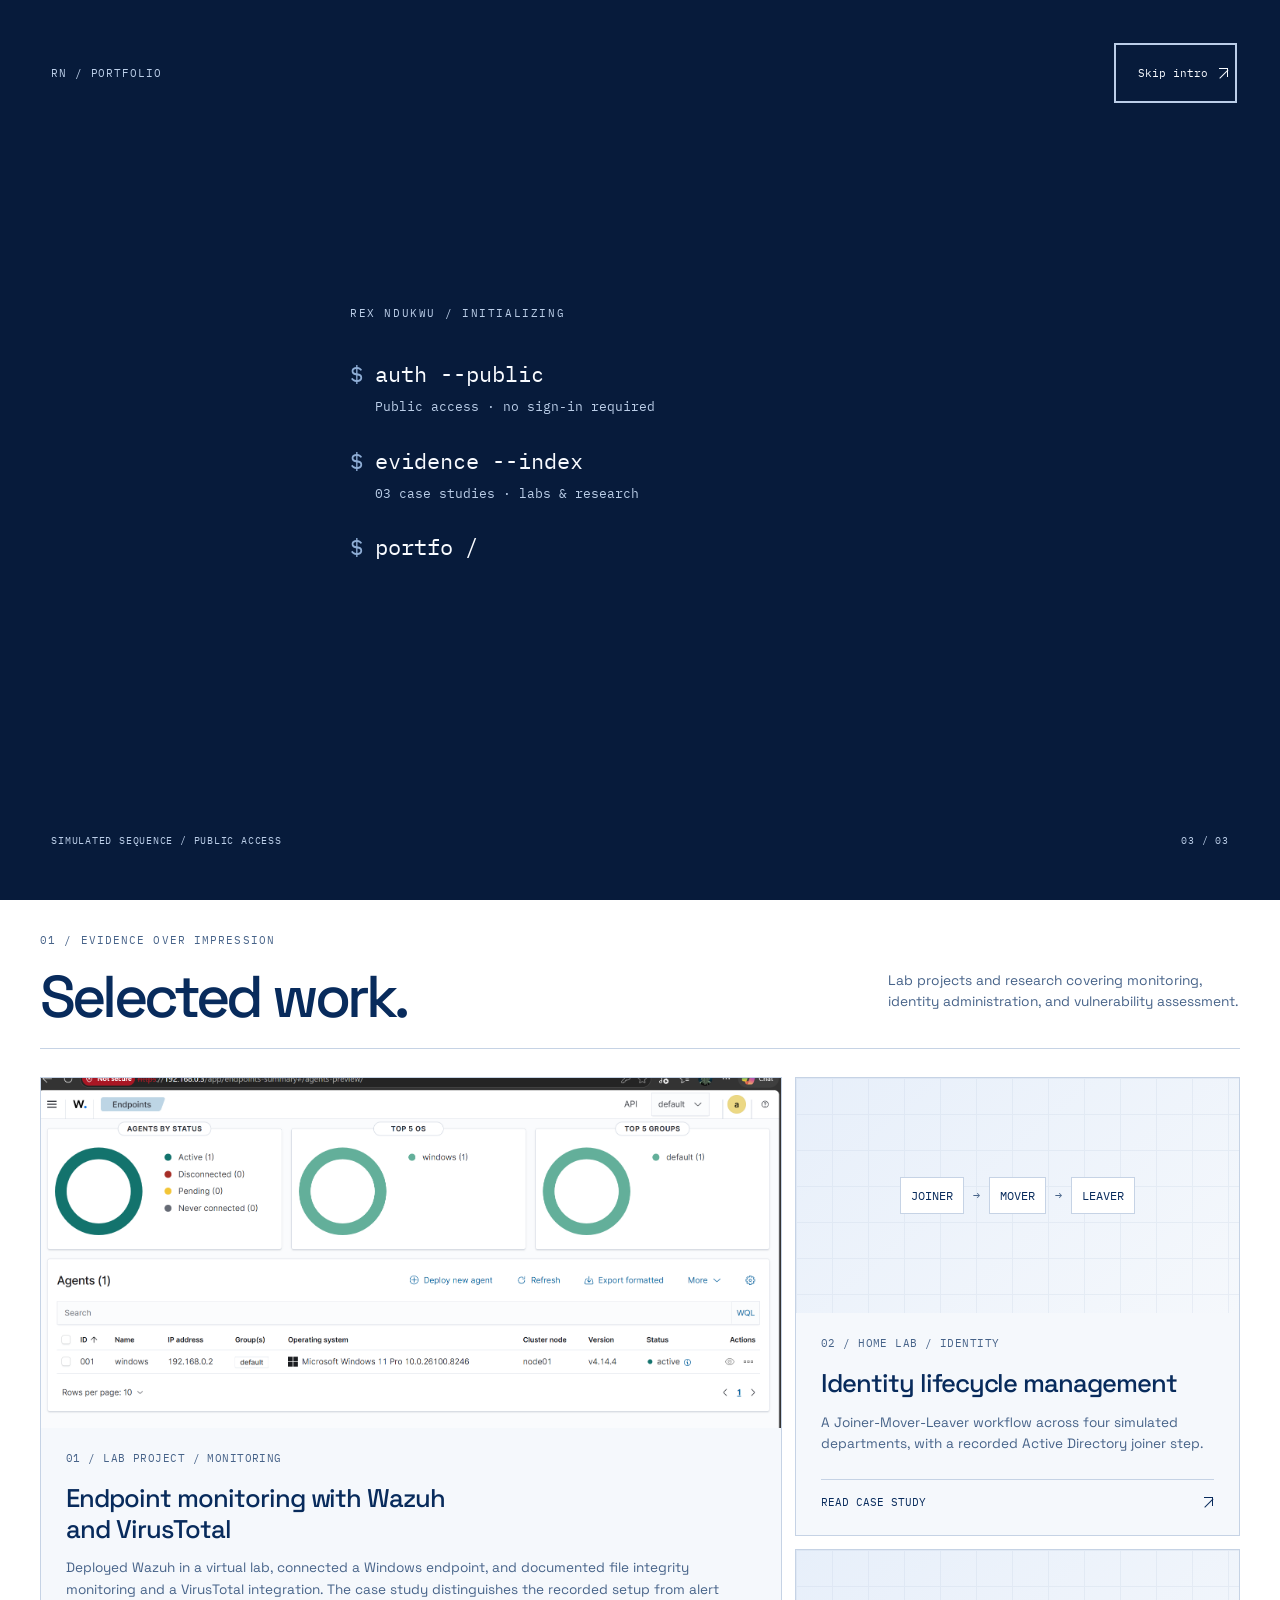
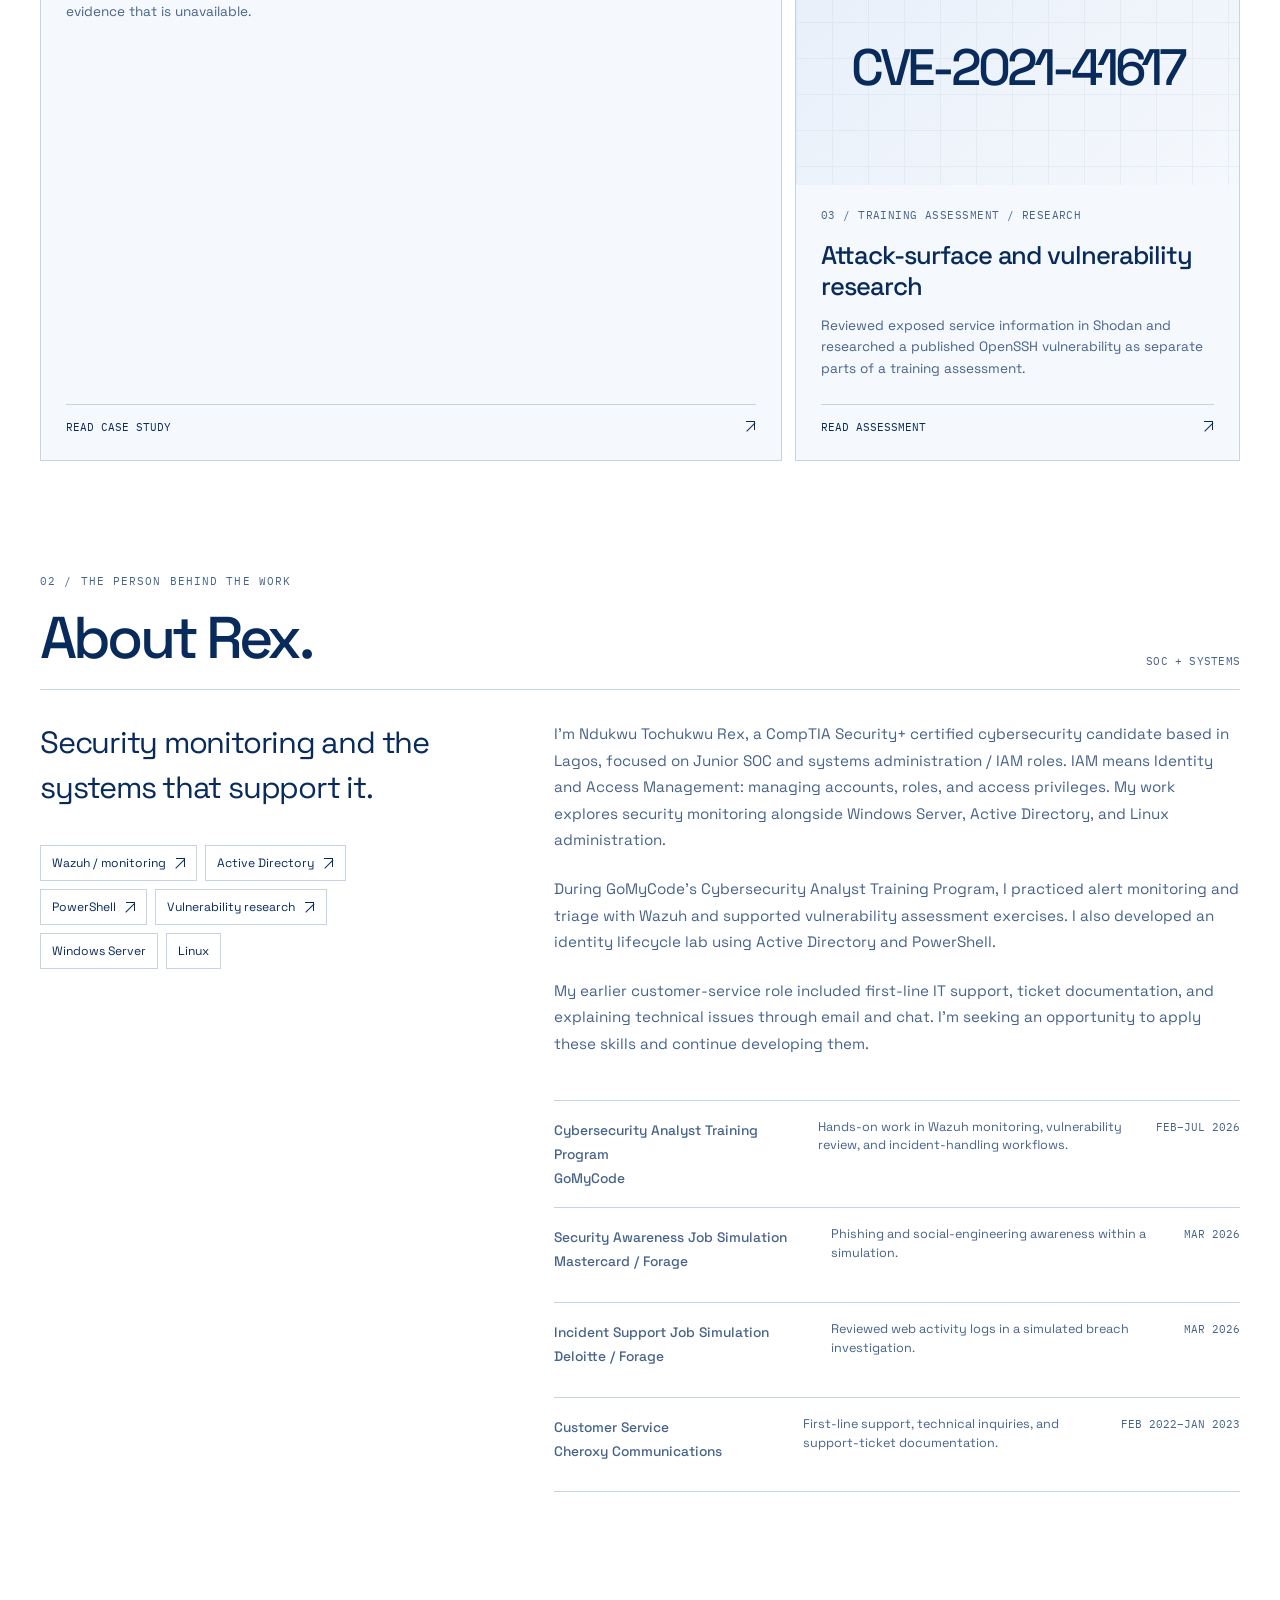
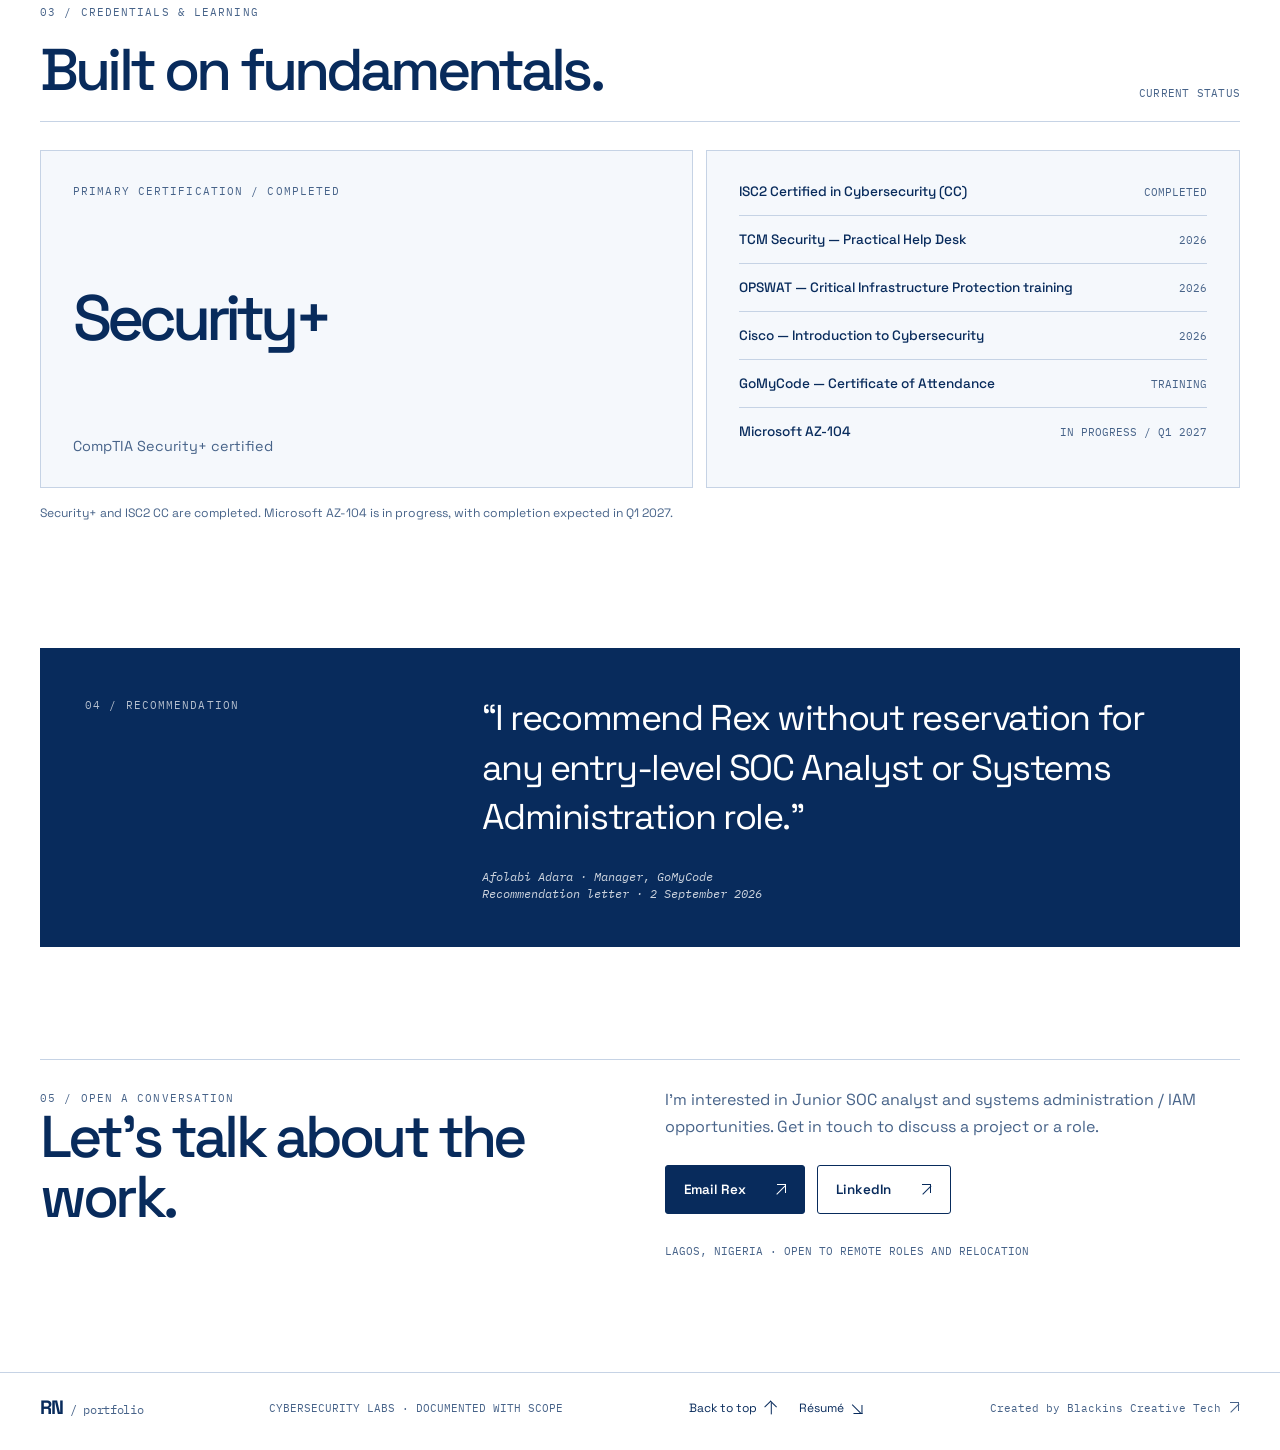
<file: index.html>
<!doctype html>
<html lang="en">
<head><meta name="robots" content="noindex,nofollow,noarchive">
  <meta charset="utf-8">
  <meta name="viewport" content="width=device-width, initial-scale=1">
  <meta name="description" content="Rex Ndukwu's cybersecurity portfolio covering Wazuh endpoint monitoring, Active Directory identity lifecycle management, and vulnerability research.">
  <title>Rex Ndukwu — Junior SOC Analyst, Security+ Certified</title>
  <script>try{const t=localStorage.getItem('rex-theme');document.documentElement.dataset.theme=t||(matchMedia('(prefers-color-scheme: dark)').matches?'dark':'light')}catch{document.documentElement.dataset.theme=matchMedia('(prefers-color-scheme: dark)').matches?'dark':'light'}</script>
  <link rel="icon" type="image/svg+xml" href="/favicon.svg"><link rel="stylesheet" href="/styles.css">
  <script src="/script.js" defer></script>
</head>
<body>
  <dialog class="portfolio-intro" data-intro-scene aria-labelledby="intro-title" aria-describedby="intro-description">
    <div class="intro-top"><span>RN / PORTFOLIO</span><button type="button" data-skip-intro autofocus>Skip intro <span class="arrow" aria-hidden="true"></span></button></div>
    <div class="intro-center">
      <p class="intro-eyebrow" id="intro-title">REX NDUKWU / INITIALIZING</p>
      <div class="intro-commands" data-intro-commands aria-hidden="true"></div>
      <p class="sr-only" id="intro-description">A brief simulated command sequence introduces Rex's portfolio. No sign-in is required. The homepage opens automatically in a few seconds. Skip intro or press Escape to continue immediately.</p>
    </div>
    <div class="intro-footer"><span>SIMULATED SEQUENCE / PUBLIC ACCESS</span><span data-intro-progress aria-hidden="true">01 / 03</span></div>
  </dialog>
  <a class="skip" href="#main">Skip to content</a>
  <div class="page-shell">
    <div class="topline"><div class="container topline-inner"><span>REX NDUKWU / CYBERSECURITY PORTFOLIO</span><span class="topline-right">MONITORING · IDENTITY · SYSTEMS</span></div></div>
    <header class="site-header">
      <div class="container header-inner">
        <a class="brand" href="/" aria-label="Rex Ndukwu, homepage">RN<span>/ portfolio</span></a>
        <nav class="desktop-nav" aria-label="Main navigation"><a href="#work">Work</a><a href="#about">About</a><a href="#training">Credentials</a><a href="/contact/index.html">Contact</a></nav>
        <div class="header-utilities"><button class="utility-button" type="button" data-theme-toggle>Dark mode</button><button class="utility-button" type="button" data-motion-toggle>Reduce motion</button><a class="header-resume" href="/assets/Rex_Ndukwu_Resume.pdf" download>Résumé <span class="arrow arrow--down" aria-hidden="true"></span></a></div>
        <button class="menu-toggle" type="button" data-menu-toggle aria-expanded="false" aria-controls="mobile-menu">Menu</button>
      </div>
      <nav id="mobile-menu" class="mobile-menu" data-menu aria-label="Mobile navigation" hidden><a href="#work">Work</a><a href="#about">About</a><a href="#training">Credentials</a><a href="/contact/index.html">Contact</a><a href="/assets/Rex_Ndukwu_Resume.pdf" download>Download résumé (PDF)</a><div class="menu-controls"><button type="button" data-theme-toggle>Dark mode</button><button type="button" data-motion-toggle>Reduce motion</button></div></nav>
    </header>

    <main id="main" tabindex="-1">
      <section class="container hero" aria-labelledby="hero-title">
        <div class="hero-copy">
          <p class="eyebrow">LAGOS, NIGERIA / OPEN TO OPPORTUNITIES</p>
          <h1 id="hero-title">Rex<span>Ndukwu.</span></h1>
          <p class="hero-role">Junior SOC Analyst.<br>Systems administration / IAM.</p>
          <p class="hero-intro">I build cybersecurity labs focused on endpoint monitoring and identity management. My work includes Wazuh security monitoring and an Active Directory identity lifecycle workflow using PowerShell.</p>
          <div class="credential-mark">CompTIA Security+ certified<small>ISC2 Certified in Cybersecurity (CC)</small></div>
          <div class="hero-actions"><a class="button primary" href="#work">Explore the case studies <span class="arrow" aria-hidden="true"></span></a><a class="button" href="/assets/Rex_Ndukwu_Resume.pdf" download>Download résumé <span class="arrow arrow--down" aria-hidden="true"></span></a></div>
          <div class="hero-location"><span><span class="status-dot" aria-hidden="true"></span> Open to remote roles and relocation</span></div>
        </div>
        <div class="hero-console">
          <div class="terminal-frame terminal" data-terminal hidden aria-label="Interactive portfolio terminal">
            <div class="terminal-top"><span class="window-dots" aria-hidden="true">● ● ●</span><span>rex@portfolio: ~</span><button type="button" class="terminal-top-action" data-replay-intro>Replay intro</button></div>
            <div class="terminal-body"><div class="terminal-line">rex@portfolio:~ $ <span data-current-command>whoami</span></div><pre class="terminal-output" data-terminal-output>Ndukwu Tochukwu Rex
Junior SOC Analyst / Systems administration / IAM

CompTIA Security+  certified
ISC2 CC            certified

Type help to explore.</pre><span class="sr-only" data-terminal-announce role="status" aria-live="polite" aria-atomic="true"></span></div>
            <div class="terminal-links" data-terminal-links aria-label="Command links"></div>
            <form class="terminal-form"><label for="terminal-input">$ <span class="prompt-slash" aria-hidden="true">/</span></label><input id="terminal-input" aria-label="Portfolio command" placeholder="Try: open wazuh" autocomplete="off" spellcheck="false"><button type="submit">Run ↵</button></form>
            <div class="terminal-shortcuts" aria-label="Suggested commands"><button type="button" data-command="whoami">whoami</button><button type="button" data-command="projects">projects</button><button type="button" data-command="open wazuh">open wazuh</button><button type="button" data-command="certs">certs</button></div>
            <div class="terminal-hint" data-terminal-hint>PORTFOLIO NAVIGATION / COMMANDS OPEN REAL CONTENT</div>
          </div>
          <noscript><p class="no-js-note">The portfolio terminal needs JavaScript. All case studies and contact links are available below.</p></noscript>
        </div>
      </section>

      <section id="work" class="container work-section" aria-labelledby="work-heading">
        <div class="section-heading"><div><span class="eyebrow">01 / EVIDENCE OVER IMPRESSION</span><h2 id="work-heading">Selected work<span aria-hidden="true">.</span></h2></div><p class="section-note">Lab projects and research covering monitoring, identity administration, and vulnerability assessment.</p></div>
        <div class="work-grid">
          <a class="project-card featured reveal" href="/work/wazuh-endpoint-monitoring/index.html"><div class="project-visual"><img src="/assets/images/wazuh-active-agent.png" alt="Wazuh dashboard displaying one active Windows agent" width="1905" height="940" loading="lazy"></div><div class="project-info"><div class="project-index">01 / LAB PROJECT / MONITORING</div><h3>Endpoint monitoring with Wazuh and VirusTotal</h3><p>Deployed Wazuh in a virtual lab, connected a Windows endpoint, and documented file integrity monitoring and a VirusTotal integration. The case study distinguishes the recorded setup from alert evidence that is unavailable.</p><div class="project-footer"><span>READ CASE STUDY</span><span class="arrow" aria-hidden="true"></span></div></div></a>
          <a class="project-card reveal" href="/work/identity-lifecycle-management/index.html"><div class="project-visual no-image" aria-hidden="true"><div class="workflow-mini"><span>JOINER</span><i>→</i><span>MOVER</span><i>→</i><span>LEAVER</span></div></div><div class="project-info"><div class="project-index">02 / HOME LAB / IDENTITY</div><h3>Identity lifecycle management</h3><p>A Joiner-Mover-Leaver workflow across four simulated departments, with a recorded Active Directory joiner step.</p><div class="project-footer"><span>READ CASE STUDY</span><span class="arrow" aria-hidden="true"></span></div></div></a>
          <a class="project-card reveal" href="/work/attack-surface-vulnerability-research/index.html"><div class="project-visual no-image" aria-hidden="true"><div class="research-glyph">CVE-2021-41617</div></div><div class="project-info"><div class="project-index">03 / TRAINING ASSESSMENT / RESEARCH</div><h3>Attack-surface and vulnerability research</h3><p>Reviewed exposed service information in Shodan and researched a published OpenSSH vulnerability as separate parts of a training assessment.</p><div class="project-footer"><span>READ ASSESSMENT</span><span class="arrow" aria-hidden="true"></span></div></div></a>
        </div>
      </section>

      <section id="about" class="container about-section" aria-labelledby="about-heading">
        <div class="section-heading"><div><span class="eyebrow">02 / THE PERSON BEHIND THE WORK</span><h2 id="about-heading">About Rex<span aria-hidden="true">.</span></h2></div><span class="section-index">SOC + SYSTEMS</span></div>
        <div class="about-grid"><div><p class="large-copy">Security monitoring and the systems that support it.</p><div class="skills-row" aria-label="Work areas"><a class="skill-tag" href="/work/wazuh-endpoint-monitoring/index.html">Wazuh / monitoring <span class="arrow" aria-hidden="true"></span></a><a class="skill-tag" href="/work/identity-lifecycle-management/index.html">Active Directory <span class="arrow" aria-hidden="true"></span></a><a class="skill-tag" href="/work/identity-lifecycle-management/index.html">PowerShell <span class="arrow" aria-hidden="true"></span></a><a class="skill-tag" href="/work/attack-surface-vulnerability-research/index.html">Vulnerability research <span class="arrow" aria-hidden="true"></span></a><span class="skill-tag">Windows Server</span><span class="skill-tag">Linux</span></div></div>
          <div class="body-copy"><p>I'm Ndukwu Tochukwu Rex, a CompTIA Security+ certified cybersecurity candidate based in Lagos, focused on Junior SOC and systems administration / IAM roles. IAM means Identity and Access Management: managing accounts, roles, and access privileges. My work explores security monitoring alongside Windows Server, Active Directory, and Linux administration.</p><p>During GoMyCode's Cybersecurity Analyst Training Program, I practiced alert monitoring and triage with Wazuh and supported vulnerability assessment exercises. I also developed an identity lifecycle lab using Active Directory and PowerShell.</p><p>My earlier customer-service role included first-line IT support, ticket documentation, and explaining technical issues through email and chat. I'm seeking an opportunity to apply these skills and continue developing them.</p>
            <div class="experience-list"><div class="experience-item"><strong>Cybersecurity Analyst Training Program<br>GoMyCode</strong><p>Hands-on work in Wazuh monitoring, vulnerability review, and incident-handling workflows.</p><time>FEB–JUL 2026</time></div><div class="experience-item"><strong>Security Awareness Job Simulation<br>Mastercard / Forage</strong><p>Phishing and social-engineering awareness within a simulation.</p><time>MAR 2026</time></div><div class="experience-item"><strong>Incident Support Job Simulation<br>Deloitte / Forage</strong><p>Reviewed web activity logs in a simulated breach investigation.</p><time>MAR 2026</time></div><div class="experience-item"><strong>Customer Service<br>Cheroxy Communications</strong><p>First-line support, technical inquiries, and support-ticket documentation.</p><time>FEB 2022–JAN 2023</time></div></div>
          </div>
        </div>
      </section>

      <section id="training" class="container credentials-section" aria-labelledby="credentials-heading"><div class="section-heading"><div><span class="eyebrow">03 / CREDENTIALS & LEARNING</span><h2 id="credentials-heading">Built on fundamentals<span aria-hidden="true">.</span></h2></div><span class="section-index">CURRENT STATUS</span></div><div class="credentials-layout"><div class="credential-hero reveal"><span class="eyebrow">PRIMARY CERTIFICATION / COMPLETED</span><strong>Security+</strong><p>CompTIA Security+ certified</p></div><div class="credential-list reveal"><div class="credential-line"><strong>ISC2 Certified in Cybersecurity (CC)</strong><span>COMPLETED</span></div><div class="credential-line"><strong>TCM Security — Practical Help Desk</strong><span>2026</span></div><div class="credential-line"><strong>OPSWAT — Critical Infrastructure Protection training</strong><span>2026</span></div><div class="credential-line"><strong>Cisco — Introduction to Cybersecurity</strong><span>2026</span></div><div class="credential-line"><strong>GoMyCode — Certificate of Attendance</strong><span>TRAINING</span></div><div class="credential-line"><strong>Microsoft AZ-104</strong><span>IN PROGRESS / Q1 2027</span></div></div></div><p class="training-foot">Security+ and ISC2 CC are completed. Microsoft AZ-104 is in progress, with completion expected in Q1 2027.</p></section>

      <section id="recommendation" class="container recommendation-section" aria-labelledby="recommendation-heading"><div class="recommendation-panel"><div><span class="eyebrow" id="recommendation-heading">04 / RECOMMENDATION</span></div><blockquote>“I recommend Rex without reservation for any entry-level SOC Analyst or Systems Administration role.”<cite class="quote-credit">Afolabi Adara · Manager, GoMyCode<br>Recommendation letter · 2 September 2026</cite></blockquote></div></section>

      <section id="contact" class="container contact-section" aria-labelledby="contact-heading"><div class="contact-panel"><div><span class="eyebrow">05 / OPEN A CONVERSATION</span><h2 id="contact-heading">Let’s talk about the work<span aria-hidden="true">.</span></h2></div><div class="contact-info"><p>I'm interested in Junior SOC analyst and systems administration / IAM opportunities. Get in touch to discuss a project or a role.</p><div class="contact-links"><a class="button primary" href="/contact/index.html">Email Rex <span class="arrow" aria-hidden="true"></span></a><a class="button" href="https://www.linkedin.com/in/rex-ndukwu-476662276/?isSelfProfile=false">LinkedIn <span class="arrow" aria-hidden="true"></span></a></div><span class="mono">LAGOS, NIGERIA · OPEN TO REMOTE ROLES AND RELOCATION</span></div></div></section>
    </main>
    <footer class="site-footer"><div class="container footer-inner"><a class="brand" href="/">RN<span>/ portfolio</span></a><span class="footer-meta">CYBERSECURITY LABS · DOCUMENTED WITH SCOPE</span><div class="footer-links"><a href="#main">Back to top <span class="arrow arrow--up" aria-hidden="true"></span></a><a href="/assets/Rex_Ndukwu_Resume.pdf" download>Résumé <span class="arrow arrow--down" aria-hidden="true"></span></a></div><a class="footer-credit" href="https://theblackins.vercel.app/work">Created by Blackins Creative Tech <span class="arrow" aria-hidden="true"></span></a></div></footer>
  </div>
</body>
</html>
</file>
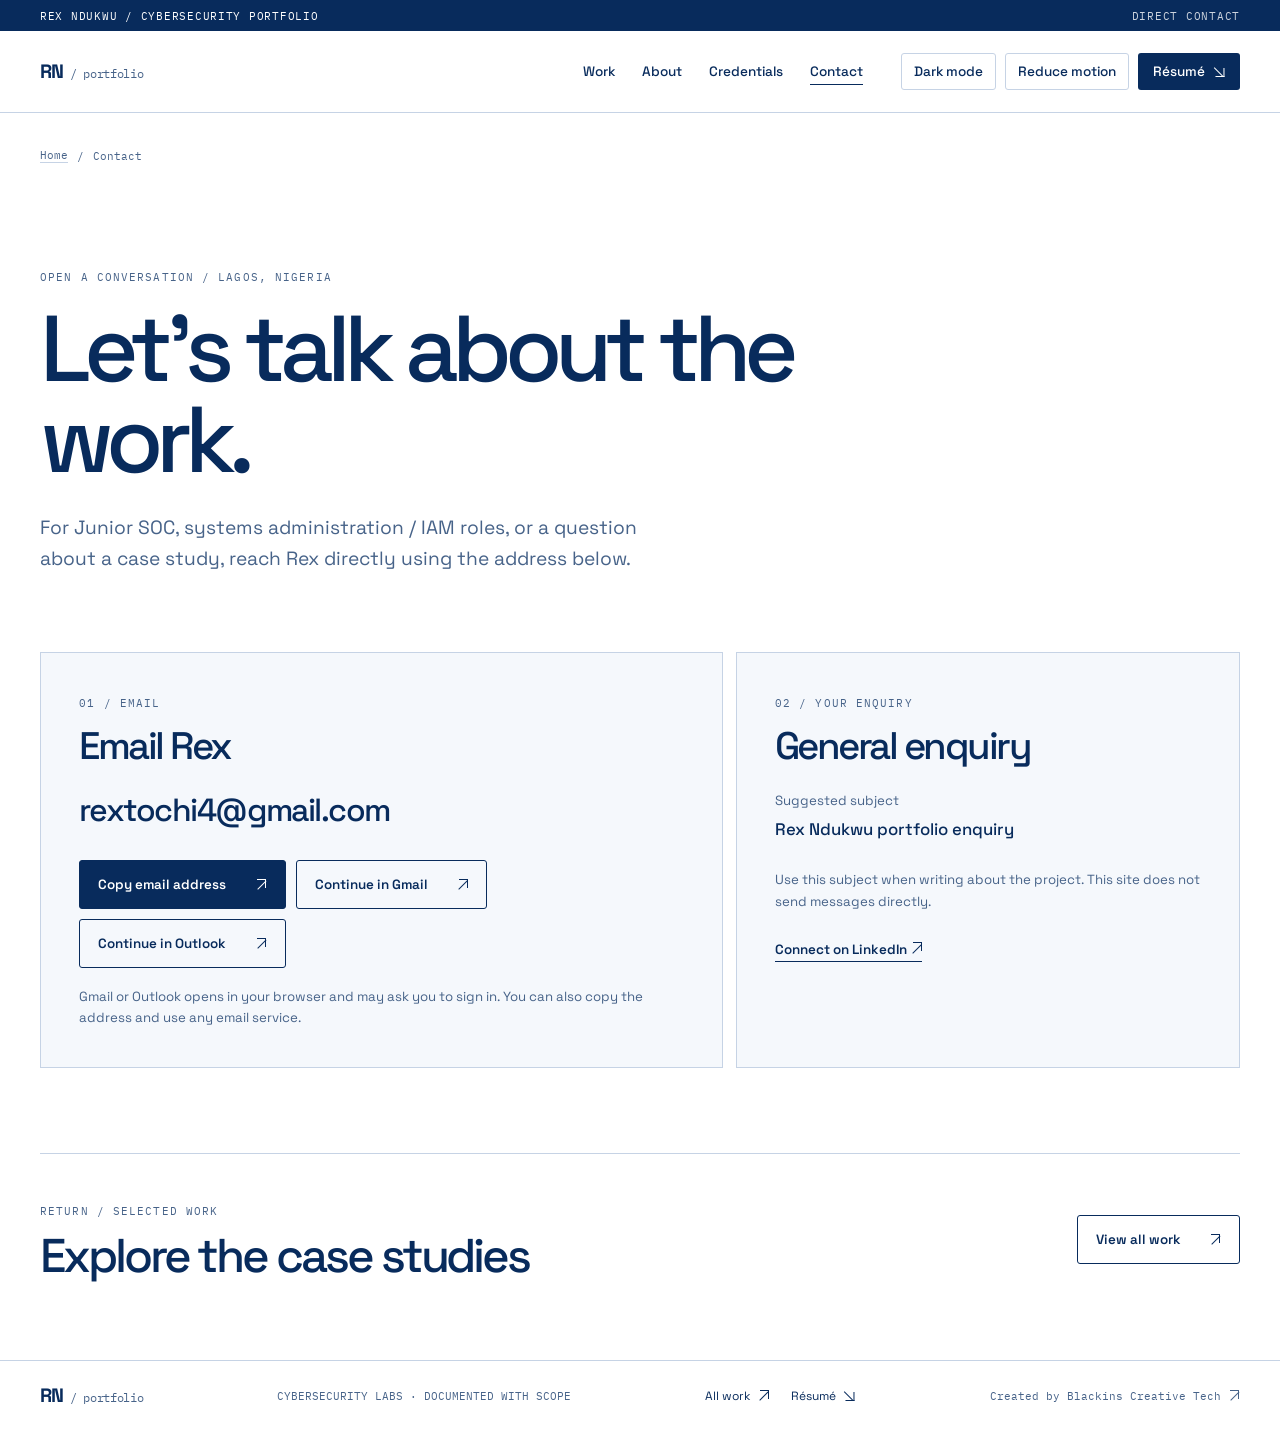
<file: contact/index.html>
<!doctype html>
<html lang="en">
<head><meta name="robots" content="noindex,nofollow,noarchive">
  <meta charset="utf-8">
  <meta name="viewport" content="width=device-width, initial-scale=1">
  <meta name="description" content="Contact Rex Ndukwu about Junior SOC, systems administration / IAM opportunities, or a cybersecurity portfolio project.">
  <title>Contact Rex Ndukwu — Cybersecurity Portfolio</title>
  <script>try{const t=localStorage.getItem('rex-theme');document.documentElement.dataset.theme=t||(matchMedia('(prefers-color-scheme: dark)').matches?'dark':'light')}catch{document.documentElement.dataset.theme=matchMedia('(prefers-color-scheme: dark)').matches?'dark':'light'}</script>
  <link rel="icon" type="image/svg+xml" href="/favicon.svg"><link rel="stylesheet" href="/styles.css"><script src="/script.js" defer></script>
</head>
<body>
  <a class="skip" href="#main">Skip to content</a>
  <div class="page-shell">
    <div class="topline"><div class="container topline-inner"><span>REX NDUKWU / CYBERSECURITY PORTFOLIO</span><span class="topline-right">DIRECT CONTACT</span></div></div>
    <header class="site-header"><div class="container header-inner"><a class="brand" href="/" aria-label="Rex Ndukwu, homepage">RN<span>/ portfolio</span></a><nav class="desktop-nav" aria-label="Main navigation"><a href="/#work">Work</a><a href="/#about">About</a><a href="/#training">Credentials</a><a href="/contact/index.html" aria-current="page">Contact</a></nav><div class="header-utilities"><button class="utility-button" type="button" data-theme-toggle>Dark mode</button><button class="utility-button" type="button" data-motion-toggle>Reduce motion</button><a class="header-resume" href="/assets/Rex_Ndukwu_Resume.pdf" download>Résumé <span class="arrow arrow--down" aria-hidden="true"></span></a></div><button class="menu-toggle" type="button" data-menu-toggle aria-expanded="false" aria-controls="mobile-menu">Menu</button></div><nav id="mobile-menu" class="mobile-menu" data-menu aria-label="Mobile navigation" hidden><a href="/#work">Work</a><a href="/#about">About</a><a href="/#training">Credentials</a><a href="/contact/index.html" aria-current="page">Contact</a><a href="/assets/Rex_Ndukwu_Resume.pdf" download>Download résumé (PDF)</a><div class="menu-controls"><button type="button" data-theme-toggle>Dark mode</button><button type="button" data-motion-toggle>Reduce motion</button></div></nav></header>
    <main id="main" class="container contact-page" data-contact-page>
      <nav class="breadcrumb" aria-label="Breadcrumb"><a href="/">Home</a><span>/</span><span aria-current="page">Contact</span></nav>
      <div class="contact-page-intro"><span class="eyebrow">OPEN A CONVERSATION / LAGOS, NIGERIA</span><h1>Let’s talk about the work.</h1><p>For Junior SOC, systems administration / IAM roles, or a question about a case study, reach Rex directly using the address below.</p></div>
      <div class="contact-page-grid">
        <section class="contact-card" aria-labelledby="email-heading"><span class="eyebrow">01 / EMAIL</span><h2 id="email-heading">Email Rex</h2><span class="contact-address" data-contact-email>rextochi4@gmail.com</span><div class="contact-card-actions"><button class="button primary" type="button" data-copy-email hidden>Copy email address <span class="arrow" aria-hidden="true"></span></button><a class="button" data-contact-gmail href="https://mail.google.com/mail/?view=cm&amp;fs=1&amp;to=rextochi4%40gmail.com&amp;su=Rex%20Ndukwu%20portfolio%20enquiry">Continue in Gmail <span class="arrow" aria-hidden="true"></span></a><a class="button" data-contact-outlook href="https://outlook.office.com/mail/deeplink/compose?to=rextochi4%40gmail.com&amp;subject=Rex%20Ndukwu%20portfolio%20enquiry">Continue in Outlook <span class="arrow" aria-hidden="true"></span></a></div><p class="contact-feedback" data-copy-status role="status" aria-live="polite">Gmail or Outlook opens in your browser and may ask you to sign in. You can also copy the address and use any email service.</p></section>
        <aside class="contact-context"><span class="eyebrow">02 / YOUR ENQUIRY</span><h2 data-contact-context>General enquiry</h2><p>Suggested subject</p><strong data-contact-subject>Rex Ndukwu portfolio enquiry</strong><p>Use this subject when writing about the project. This site does not send messages directly.</p><a class="text-link" href="https://www.linkedin.com/in/rex-ndukwu-476662276/?isSelfProfile=false">Connect on LinkedIn <span class="arrow" aria-hidden="true"></span></a></aside>
      </div>
      <div class="next-project"><div><span class="eyebrow">RETURN / SELECTED WORK</span><h2>Explore the case studies</h2></div><a class="button" href="/#work">View all work <span class="arrow" aria-hidden="true"></span></a></div>
    </main>
    <footer class="site-footer"><div class="container footer-inner"><a class="brand" href="/">RN<span>/ portfolio</span></a><span class="footer-meta">CYBERSECURITY LABS · DOCUMENTED WITH SCOPE</span><div class="footer-links"><a href="/#work">All work <span class="arrow" aria-hidden="true"></span></a><a href="/assets/Rex_Ndukwu_Resume.pdf" download>Résumé <span class="arrow arrow--down" aria-hidden="true"></span></a></div><a class="footer-credit" href="https://theblackins.vercel.app/work">Created by Blackins Creative Tech <span class="arrow" aria-hidden="true"></span></a></div></footer>
  </div>
</body>
</html>
</file>
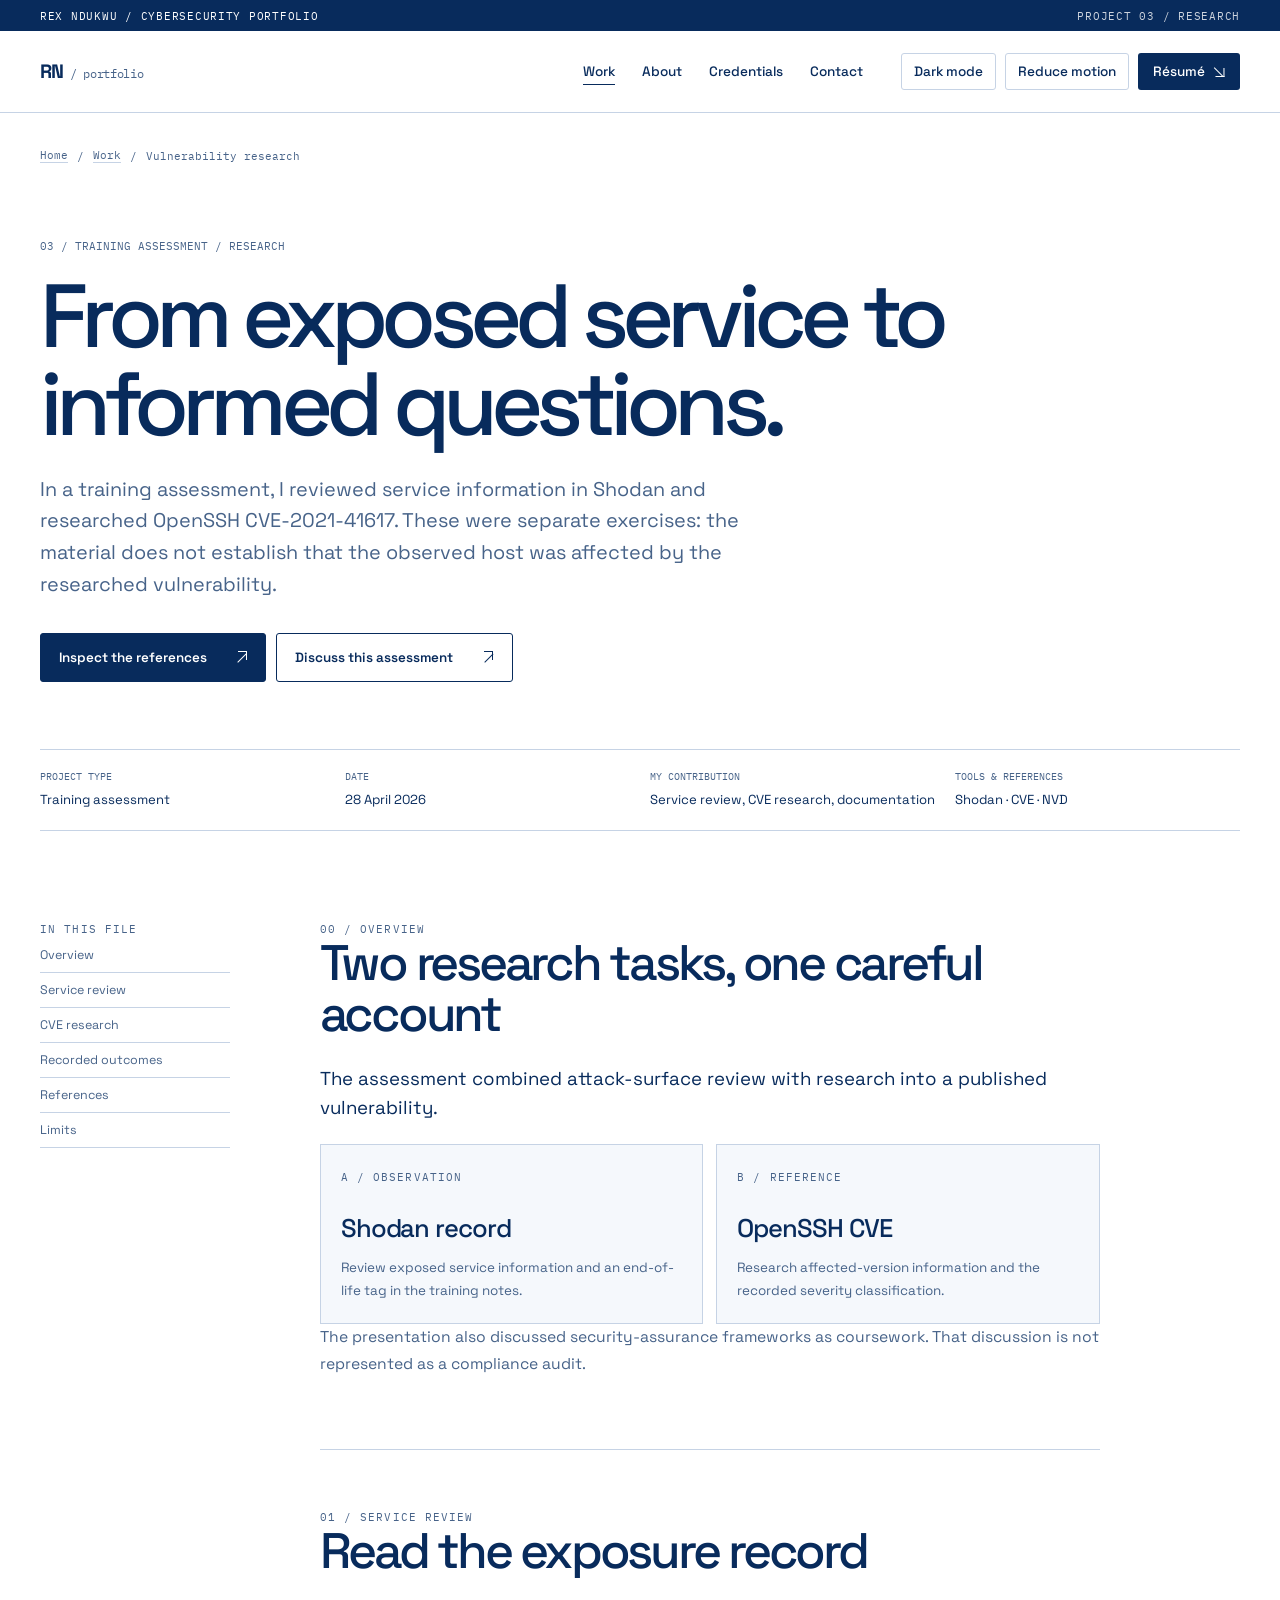
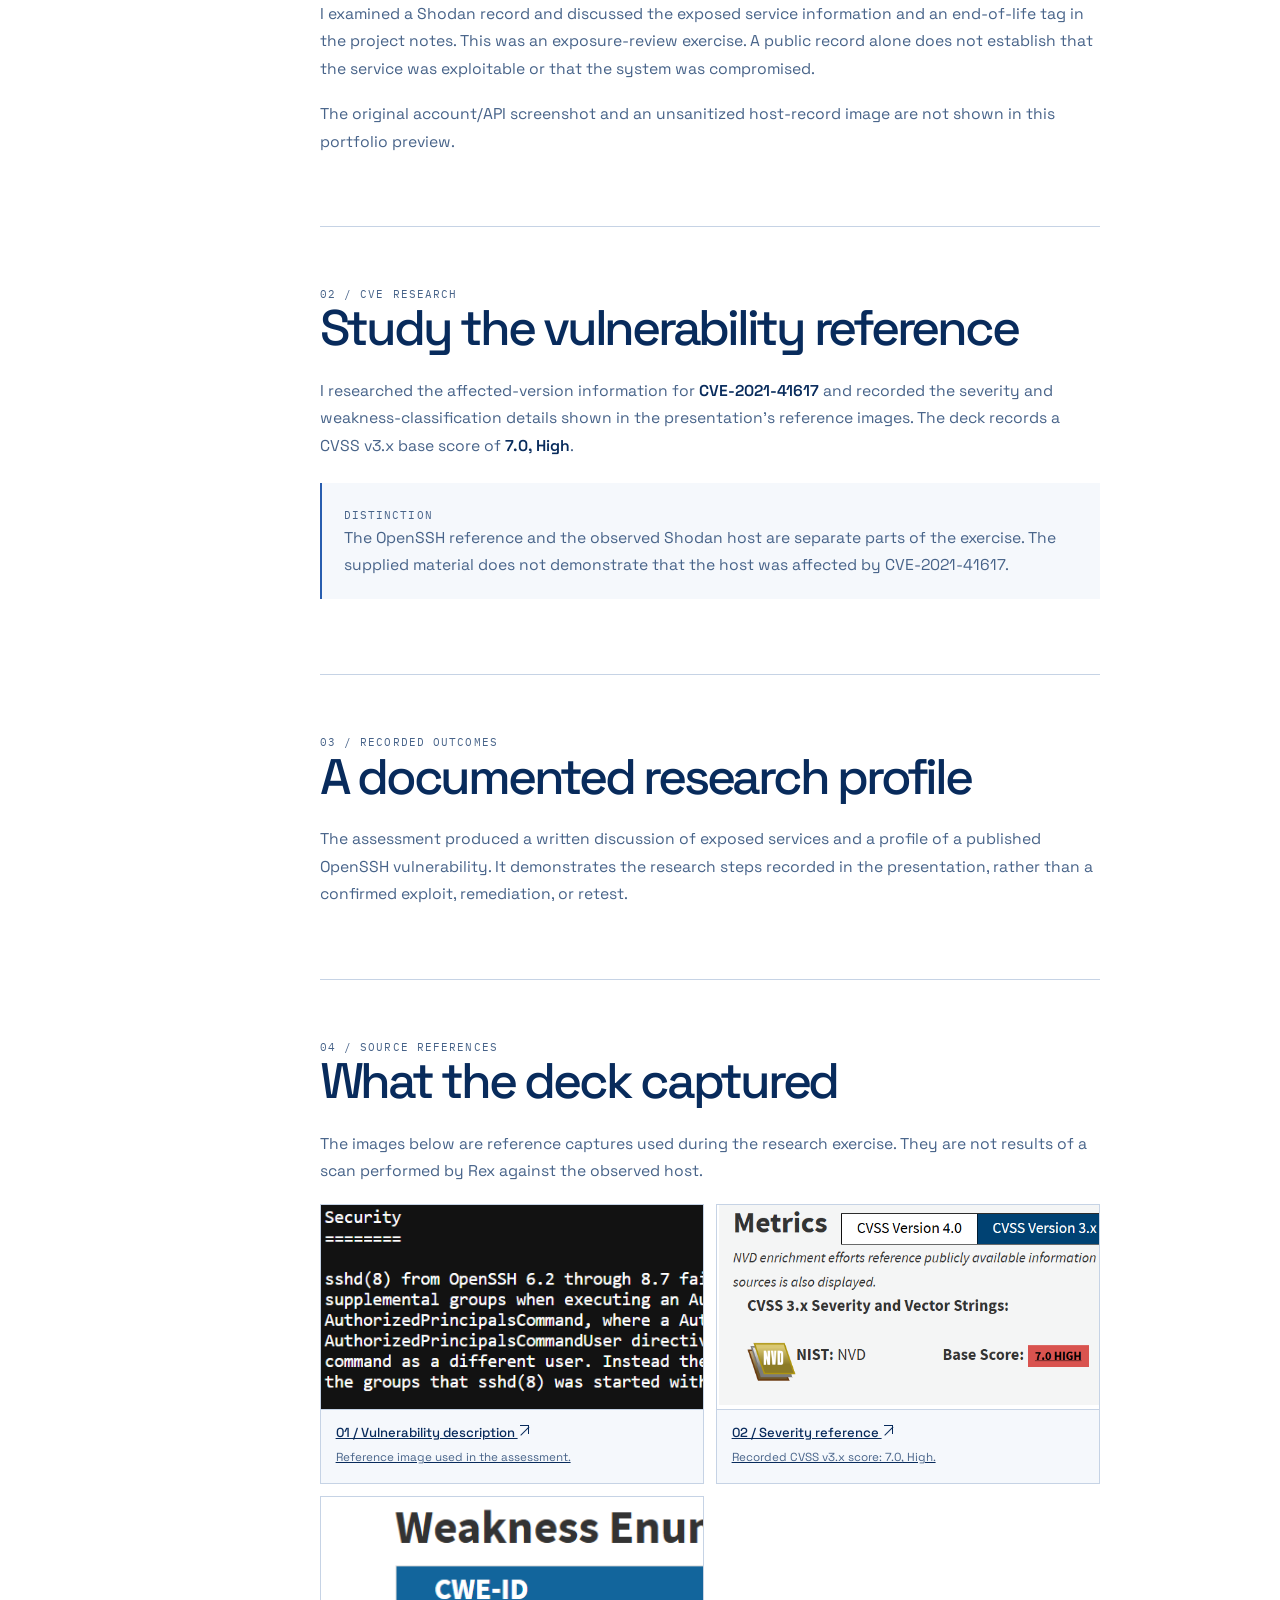
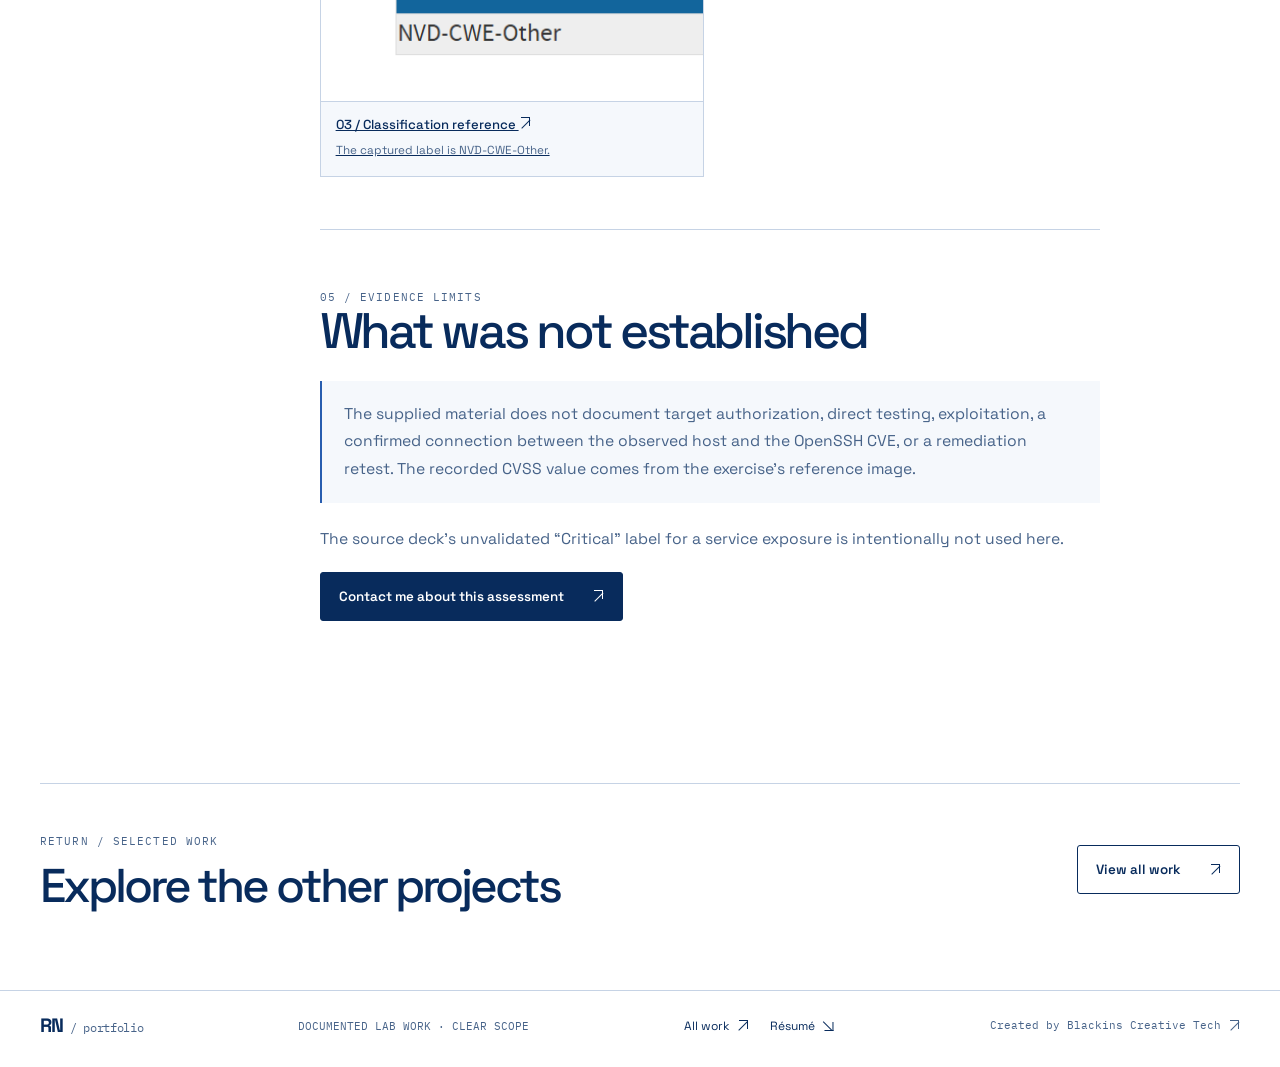
<file: work/attack-surface-vulnerability-research/index.html>
<!doctype html>
<html lang="en">
<head><meta name="robots" content="noindex,nofollow,noarchive"><meta charset="utf-8"><meta name="viewport" content="width=device-width, initial-scale=1"><meta name="description" content="A training assessment covering a Shodan service review and separate research into OpenSSH CVE-2021-41617, with clear evidence boundaries."><title>Attack-Surface and Vulnerability Research — Rex Ndukwu</title><script>try{const t=localStorage.getItem('rex-theme');document.documentElement.dataset.theme=t||(matchMedia('(prefers-color-scheme: dark)').matches?'dark':'light')}catch{document.documentElement.dataset.theme=matchMedia('(prefers-color-scheme: dark)').matches?'dark':'light'}</script><link rel="icon" type="image/svg+xml" href="/favicon.svg"><link rel="stylesheet" href="/styles.css"><script src="/script.js" defer></script></head>
<body><a class="skip" href="#main">Skip to content</a><div class="page-shell"><div class="topline"><div class="container topline-inner"><span>REX NDUKWU / CYBERSECURITY PORTFOLIO</span><span class="topline-right">PROJECT 03 / RESEARCH</span></div></div><header class="site-header"><div class="container header-inner"><a class="brand" href="/" aria-label="Rex Ndukwu, homepage">RN<span>/ portfolio</span></a><nav class="desktop-nav" aria-label="Main navigation"><a href="/#work" aria-current="page">Work</a><a href="/#about">About</a><a href="/#training">Credentials</a><a href="/contact/index.html">Contact</a></nav><div class="header-utilities"><button class="utility-button" type="button" data-theme-toggle>Dark mode</button><button class="utility-button" type="button" data-motion-toggle>Reduce motion</button><a class="header-resume" href="/assets/Rex_Ndukwu_Resume.pdf" download>Résumé <span class="arrow arrow--down" aria-hidden="true"></span></a></div><button class="menu-toggle" type="button" data-menu-toggle aria-expanded="false" aria-controls="mobile-menu">Menu</button></div><nav id="mobile-menu" class="mobile-menu" data-menu aria-label="Mobile navigation" hidden><a href="/#work">Work</a><a href="/#about">About</a><a href="/#training">Credentials</a><a href="/contact/index.html">Contact</a><a href="/assets/Rex_Ndukwu_Resume.pdf" download>Download résumé (PDF)</a><div class="menu-controls"><button type="button" data-theme-toggle>Dark mode</button><button type="button" data-motion-toggle>Reduce motion</button></div></nav></header>
<main id="main" class="container"><nav class="breadcrumb" aria-label="Breadcrumb"><a href="/">Home</a><span>/</span><a href="/#work">Work</a><span>/</span><span aria-current="page">Vulnerability research</span></nav><div class="case-hero"><div class="case-kicker">03 / TRAINING ASSESSMENT / RESEARCH</div><h1>From exposed service to informed questions.</h1><p class="case-deck">In a training assessment, I reviewed service information in Shodan and researched OpenSSH CVE-2021-41617. These were separate exercises: the material does not establish that the observed host was affected by the researched vulnerability.</p><div class="case-hero-actions"><a class="button primary" href="#evidence">Inspect the references <span class="arrow" aria-hidden="true"></span></a><a class="button" href="/contact/index.html?project=research">Discuss this assessment <span class="arrow" aria-hidden="true"></span></a></div></div><dl class="case-meta"><div><dt>Project type</dt><dd>Training assessment</dd></div><div><dt>Date</dt><dd>28 April 2026</dd></div><div><dt>My contribution</dt><dd>Service review, CVE research, documentation</dd></div><div><dt>Tools &amp; references</dt><dd>Shodan · CVE · NVD</dd></div></dl>
<div class="case-layout"><nav class="case-nav" aria-label="On this page"><span class="eyebrow">IN THIS FILE</span><a href="#overview">Overview</a><a href="#service">Service review</a><a href="#research">CVE research</a><a href="#outcomes">Recorded outcomes</a><a href="#evidence">References</a><a href="#limits">Limits</a></nav><article class="case-content">
  <section id="overview" class="case-block"><span class="eyebrow">00 / OVERVIEW</span><h2>Two research tasks, one careful account</h2><p class="case-lead">The assessment combined attack-surface review with research into a published vulnerability.</p><div class="research-pair"><div><span class="eyebrow">A / OBSERVATION</span><h3>Shodan record</h3><p>Review exposed service information and an end-of-life tag in the training notes.</p></div><div><span class="eyebrow">B / REFERENCE</span><h3>OpenSSH CVE</h3><p>Research affected-version information and the recorded severity classification.</p></div></div><p>The presentation also discussed security-assurance frameworks as coursework. That discussion is not represented as a compliance audit.</p></section>
  <section id="service" class="case-block"><span class="eyebrow">01 / SERVICE REVIEW</span><h2>Read the exposure record</h2><p>I examined a Shodan record and discussed the exposed service information and an end-of-life tag in the project notes. This was an exposure-review exercise. A public record alone does not establish that the service was exploitable or that the system was compromised.</p><p>The original account/API screenshot and an unsanitized host-record image are not shown in this portfolio preview.</p></section>
  <section id="research" class="case-block"><span class="eyebrow">02 / CVE RESEARCH</span><h2>Study the vulnerability reference</h2><p>I researched the affected-version information for <strong>CVE-2021-41617</strong> and recorded the severity and weakness-classification details shown in the presentation's reference images. The deck records a CVSS v3.x base score of <strong>7.0, High</strong>.</p><div class="note-box"><span class="eyebrow">DISTINCTION</span><p>The OpenSSH reference and the observed Shodan host are separate parts of the exercise. The supplied material does not demonstrate that the host was affected by CVE-2021-41617.</p></div></section>
  <section id="outcomes" class="case-block"><span class="eyebrow">03 / RECORDED OUTCOMES</span><h2>A documented research profile</h2><p>The assessment produced a written discussion of exposed services and a profile of a published OpenSSH vulnerability. It demonstrates the research steps recorded in the presentation, rather than a confirmed exploit, remediation, or retest.</p></section>
  <section id="evidence" class="case-block"><span class="eyebrow">04 / SOURCE REFERENCES</span><h2>What the deck captured</h2><p>The images below are reference captures used during the research exercise. They are not results of a scan performed by Rex against the observed host.</p><div class="evidence-grid"><figure class="evidence-item"><a href="/assets/images/openssh-reference.png" data-evidence data-src="/assets/images/openssh-reference.png" data-alt="OpenSSH vulnerability description in the research presentation" data-caption="OpenSSH vulnerability description captured as a reference in the research presentation."><img src="/assets/images/openssh-reference.png" alt="OpenSSH vulnerability description captured as a research reference" width="724" height="228" loading="lazy"><figcaption><strong>01 / Vulnerability description <span class="arrow" aria-hidden="true"></span></strong>Reference image used in the assessment.</figcaption></a></figure><figure class="evidence-item"><a href="/assets/images/cvss-reference.png" data-evidence data-src="/assets/images/cvss-reference.png" data-alt="NVD reference showing a CVSS v3.x score of 7.0, High" data-caption="Recorded severity information for CVE-2021-41617: CVSS v3.x 7.0, High, as shown in the source presentation."><img src="/assets/images/cvss-reference.png" alt="NVD reference showing the recorded CVSS v3.x 7.0 High score" width="1289" height="320" loading="lazy"><figcaption><strong>02 / Severity reference <span class="arrow" aria-hidden="true"></span></strong>Recorded CVSS v3.x score: 7.0, High.</figcaption></a></figure><figure class="evidence-item"><a href="/assets/images/cwe-reference.png" data-evidence data-src="/assets/images/cwe-reference.png" data-alt="NVD-CWE-Other classification label in the source reference" data-caption="The source image displays NVD-CWE-Other; it is not a specific numbered CWE or a separate technical finding."><img src="/assets/images/cwe-reference.png" alt="Source reference displaying NVD-CWE-Other classification" width="1354" height="200" loading="lazy"><figcaption><strong>03 / Classification reference <span class="arrow" aria-hidden="true"></span></strong>The captured label is NVD-CWE-Other.</figcaption></a></figure></div></section>
  <section id="limits" class="case-block"><span class="eyebrow">05 / EVIDENCE LIMITS</span><h2>What was not established</h2><div class="note-box"><p>The supplied material does not document target authorization, direct testing, exploitation, a confirmed connection between the observed host and the OpenSSH CVE, or a remediation retest. The recorded CVSS value comes from the exercise's reference image.</p></div><p>The source deck's unvalidated “Critical” label for a service exposure is intentionally not used here.</p><a class="button primary" href="/contact/index.html?project=research">Contact me about this assessment <span class="arrow" aria-hidden="true"></span></a></section>
</article></div><div class="next-project"><div><span class="eyebrow">RETURN / SELECTED WORK</span><h2>Explore the other projects</h2></div><a class="button" href="/#work">View all work <span class="arrow" aria-hidden="true"></span></a></div></main><footer class="site-footer"><div class="container footer-inner"><a class="brand" href="/">RN<span>/ portfolio</span></a><span class="footer-meta">DOCUMENTED LAB WORK · CLEAR SCOPE</span><div class="footer-links"><a href="/#work">All work <span class="arrow" aria-hidden="true"></span></a><a href="/assets/Rex_Ndukwu_Resume.pdf" download>Résumé <span class="arrow arrow--down" aria-hidden="true"></span></a></div><a class="footer-credit" href="https://theblackins.vercel.app/work">Created by Blackins Creative Tech <span class="arrow" aria-hidden="true"></span></a></div></footer><dialog class="viewer" data-viewer aria-label="Evidence image viewer"><div class="viewer-header"><span>REFERENCE / SOURCE IMAGE</span><button class="viewer-close" type="button" data-viewer-close>Close ✕</button></div><div class="viewer-image-area"><img alt=""></div><p class="viewer-caption" data-viewer-caption></p></dialog></div></body></html>
</file>
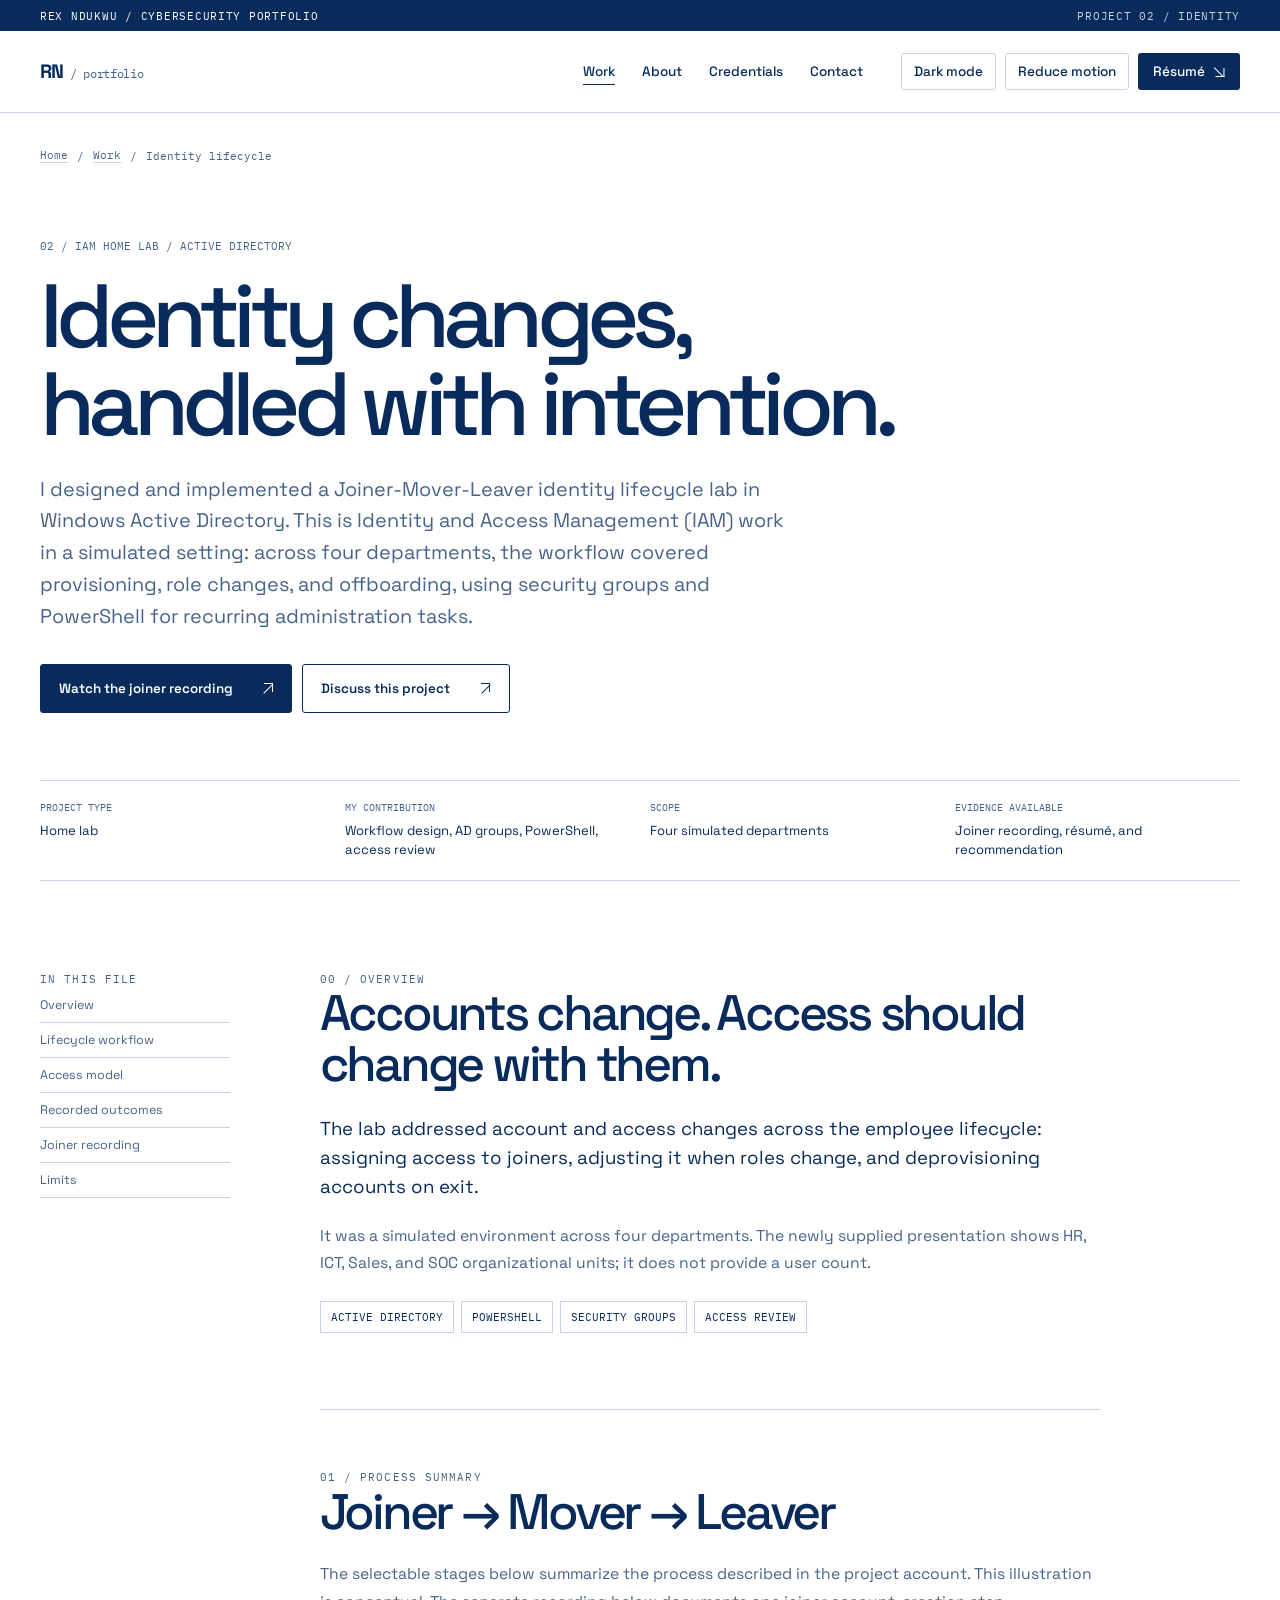
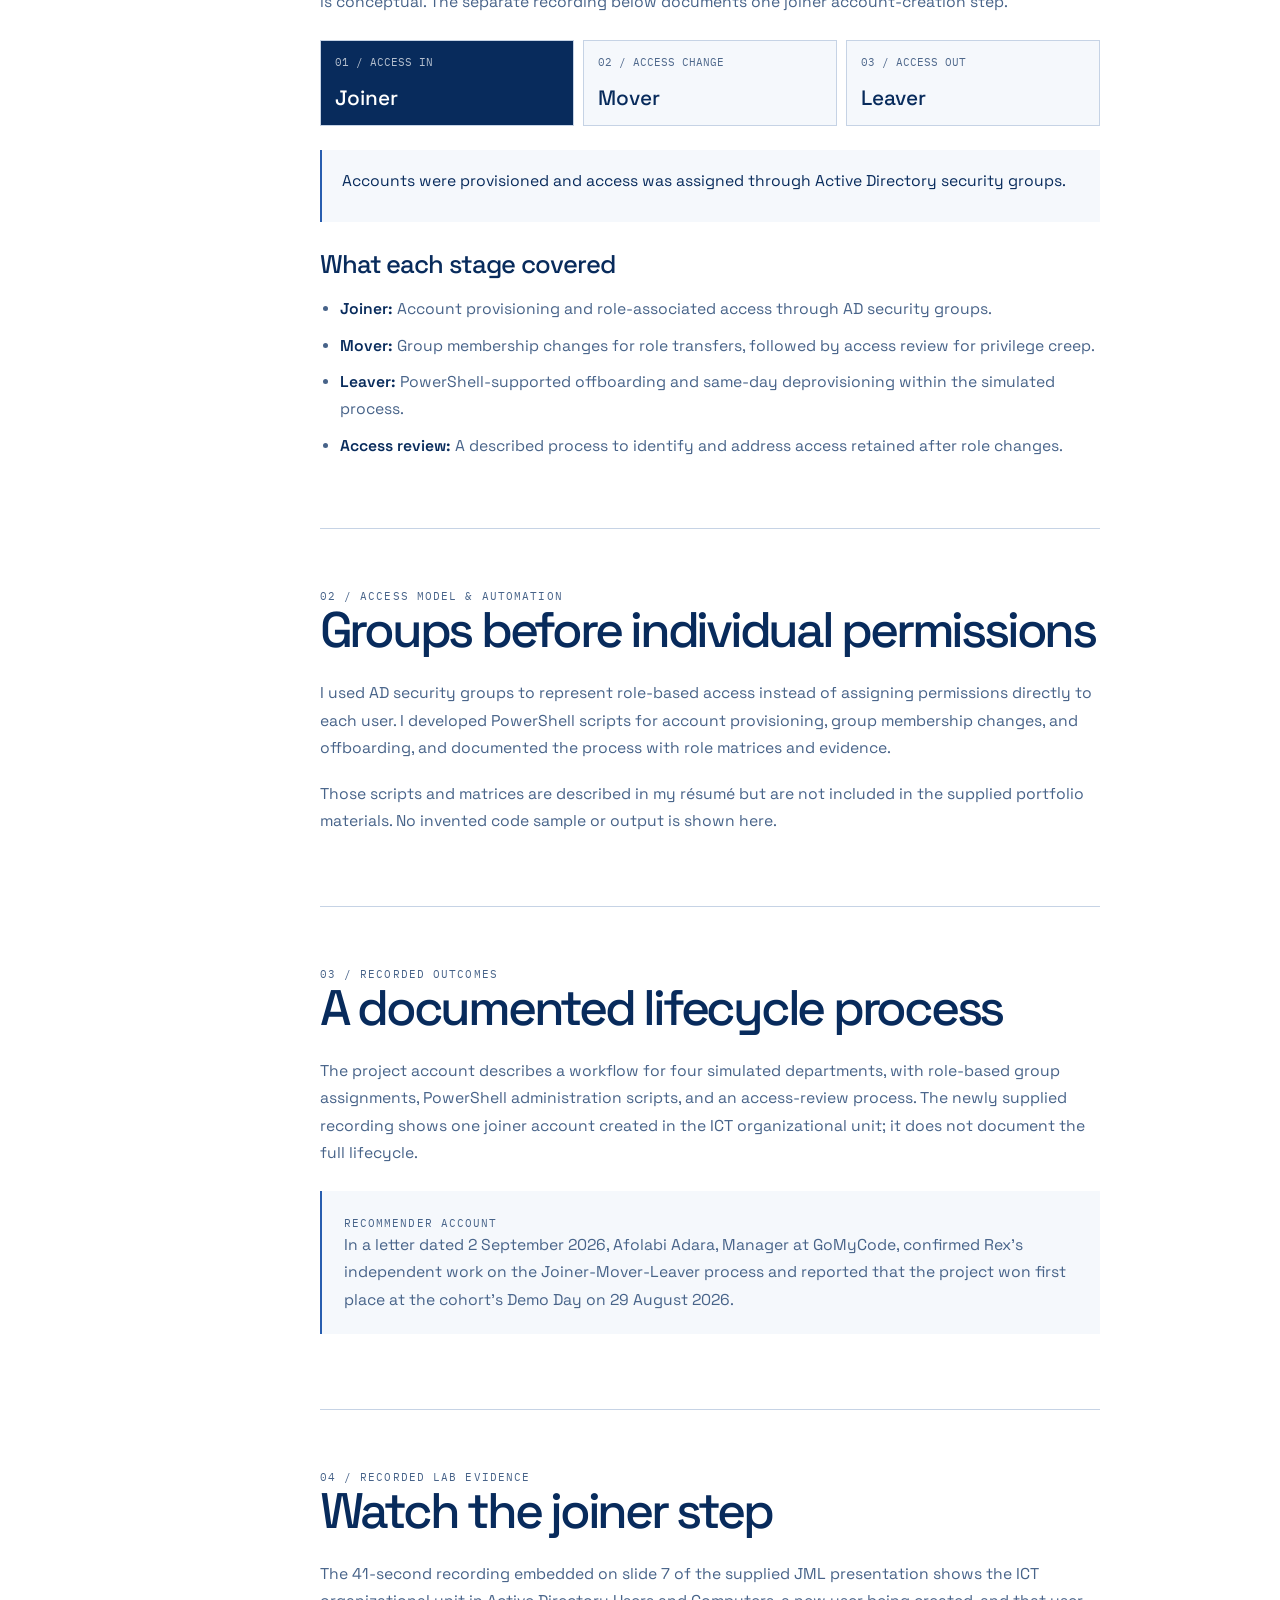
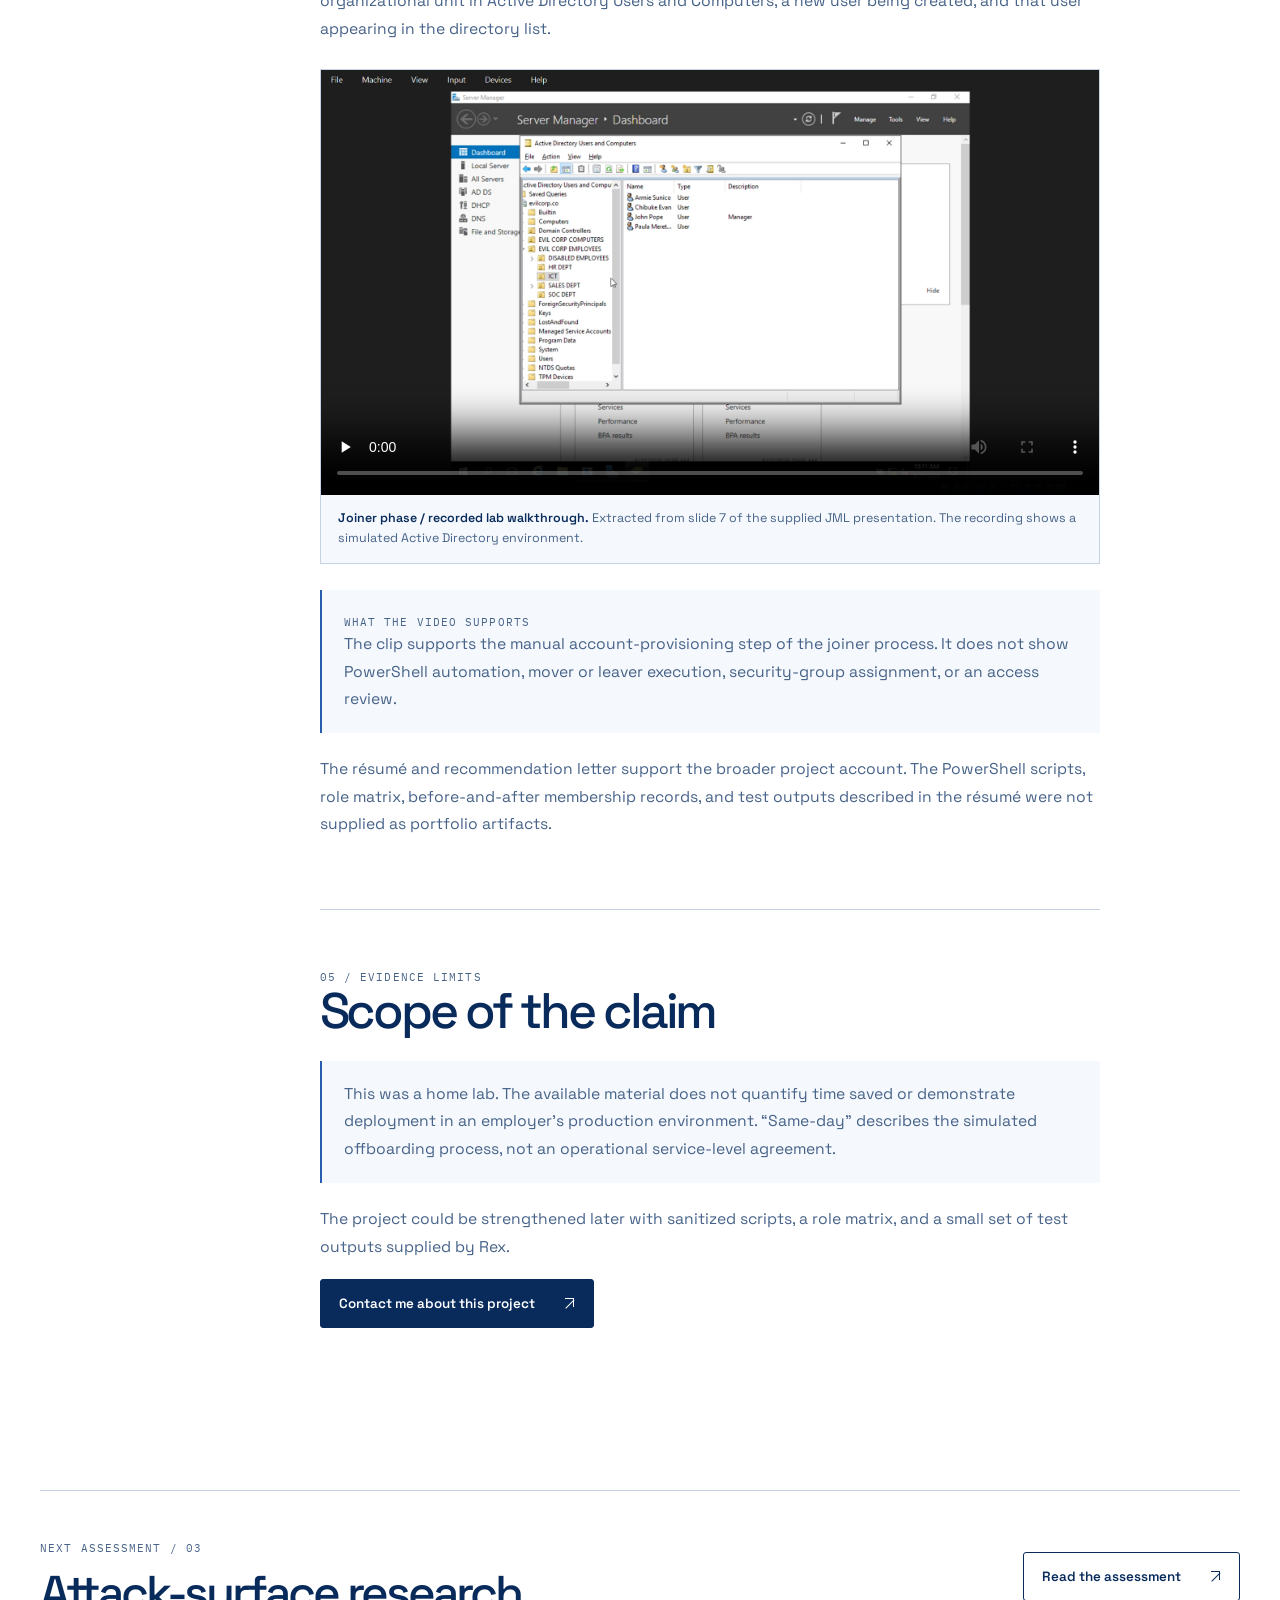
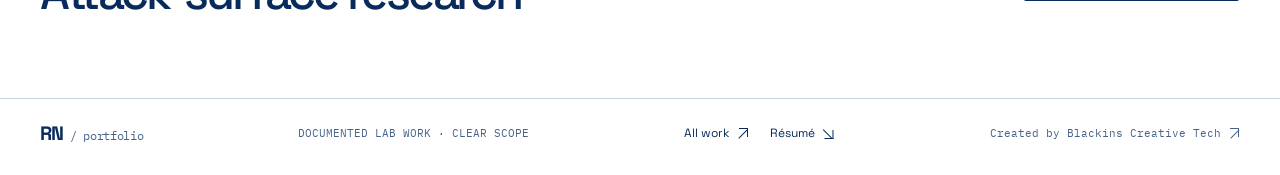
<file: work/identity-lifecycle-management/index.html>
<!doctype html>
<html lang="en">
<head><meta name="robots" content="noindex,nofollow,noarchive"><meta charset="utf-8"><meta name="viewport" content="width=device-width, initial-scale=1"><meta name="description" content="Rex Ndukwu's IAM home lab: an Active Directory Joiner-Mover-Leaver workflow using security groups and PowerShell across four simulated departments."><title>IAM and Active Directory Identity Lifecycle Lab — Rex Ndukwu</title><script>try{const t=localStorage.getItem('rex-theme');document.documentElement.dataset.theme=t||(matchMedia('(prefers-color-scheme: dark)').matches?'dark':'light')}catch{document.documentElement.dataset.theme=matchMedia('(prefers-color-scheme: dark)').matches?'dark':'light'}</script><link rel="icon" type="image/svg+xml" href="/favicon.svg"><link rel="stylesheet" href="/styles.css"><script src="/script.js" defer></script></head>
<body><a class="skip" href="#main">Skip to content</a><div class="page-shell"><div class="topline"><div class="container topline-inner"><span>REX NDUKWU / CYBERSECURITY PORTFOLIO</span><span class="topline-right">PROJECT 02 / IDENTITY</span></div></div><header class="site-header"><div class="container header-inner"><a class="brand" href="/" aria-label="Rex Ndukwu, homepage">RN<span>/ portfolio</span></a><nav class="desktop-nav" aria-label="Main navigation"><a href="/#work" aria-current="page">Work</a><a href="/#about">About</a><a href="/#training">Credentials</a><a href="/contact/index.html">Contact</a></nav><div class="header-utilities"><button class="utility-button" type="button" data-theme-toggle>Dark mode</button><button class="utility-button" type="button" data-motion-toggle>Reduce motion</button><a class="header-resume" href="/assets/Rex_Ndukwu_Resume.pdf" download>Résumé <span class="arrow arrow--down" aria-hidden="true"></span></a></div><button class="menu-toggle" type="button" data-menu-toggle aria-expanded="false" aria-controls="mobile-menu">Menu</button></div><nav id="mobile-menu" class="mobile-menu" data-menu aria-label="Mobile navigation" hidden><a href="/#work">Work</a><a href="/#about">About</a><a href="/#training">Credentials</a><a href="/contact/index.html">Contact</a><a href="/assets/Rex_Ndukwu_Resume.pdf" download>Download résumé (PDF)</a><div class="menu-controls"><button type="button" data-theme-toggle>Dark mode</button><button type="button" data-motion-toggle>Reduce motion</button></div></nav></header>
<main id="main" class="container"><nav class="breadcrumb" aria-label="Breadcrumb"><a href="/">Home</a><span>/</span><a href="/#work">Work</a><span>/</span><span aria-current="page">Identity lifecycle</span></nav><div class="case-hero"><div class="case-kicker">02 / IAM HOME LAB / ACTIVE DIRECTORY</div><h1>Identity changes, handled with intention.</h1><p class="case-deck">I designed and implemented a Joiner-Mover-Leaver identity lifecycle lab in Windows Active Directory. This is Identity and Access Management (IAM) work in a simulated setting: across four departments, the workflow covered provisioning, role changes, and offboarding, using security groups and PowerShell for recurring administration tasks.</p><div class="case-hero-actions"><a class="button primary" href="#evidence">Watch the joiner recording <span class="arrow" aria-hidden="true"></span></a><a class="button" href="/contact/index.html?project=identity">Discuss this project <span class="arrow" aria-hidden="true"></span></a></div></div><dl class="case-meta"><div><dt>Project type</dt><dd>Home lab</dd></div><div><dt>My contribution</dt><dd>Workflow design, AD groups, PowerShell, access review</dd></div><div><dt>Scope</dt><dd>Four simulated departments</dd></div><div><dt>Evidence available</dt><dd>Joiner recording, résumé, and recommendation</dd></div></dl>
<div class="case-layout"><nav class="case-nav" aria-label="On this page"><span class="eyebrow">IN THIS FILE</span><a href="#overview">Overview</a><a href="#workflow">Lifecycle workflow</a><a href="#model">Access model</a><a href="#outcomes">Recorded outcomes</a><a href="#evidence">Joiner recording</a><a href="#limits">Limits</a></nav><article class="case-content">
  <section id="overview" class="case-block"><span class="eyebrow">00 / OVERVIEW</span><h2>Accounts change. Access should change with them.</h2><p class="case-lead">The lab addressed account and access changes across the employee lifecycle: assigning access to joiners, adjusting it when roles change, and deprovisioning accounts on exit.</p><p>It was a simulated environment across four departments. The newly supplied presentation shows HR, ICT, Sales, and SOC organizational units; it does not provide a user count.</p><div class="fact-strip"><span>ACTIVE DIRECTORY</span><span>POWERSHELL</span><span>SECURITY GROUPS</span><span>ACCESS REVIEW</span></div></section>
  <section id="workflow" class="case-block"><span class="eyebrow">01 / PROCESS SUMMARY</span><h2>Joiner → Mover → Leaver</h2><p>The selectable stages below summarize the process described in the project account. This illustration is conceptual. The separate recording below documents one joiner account-creation step.</p><div class="process-flow" role="group" aria-label="Lifecycle stage summary"><button type="button" data-stage="joiner" aria-pressed="true"><span class="process-number">01 / ACCESS IN</span><strong>Joiner</strong></button><button type="button" data-stage="mover" aria-pressed="false"><span class="process-number">02 / ACCESS CHANGE</span><strong>Mover</strong></button><button type="button" data-stage="leaver" aria-pressed="false"><span class="process-number">03 / ACCESS OUT</span><strong>Leaver</strong></button></div><p class="stage-detail" data-stage-detail aria-live="polite">Accounts were provisioned and access was assigned through Active Directory security groups.</p><h3>What each stage covered</h3><ul><li><strong>Joiner:</strong> Account provisioning and role-associated access through AD security groups.</li><li><strong>Mover:</strong> Group membership changes for role transfers, followed by access review for privilege creep.</li><li><strong>Leaver:</strong> PowerShell-supported offboarding and same-day deprovisioning within the simulated process.</li><li><strong>Access review:</strong> A described process to identify and address access retained after role changes.</li></ul></section>
  <section id="model" class="case-block"><span class="eyebrow">02 / ACCESS MODEL & AUTOMATION</span><h2>Groups before individual permissions</h2><p>I used AD security groups to represent role-based access instead of assigning permissions directly to each user. I developed PowerShell scripts for account provisioning, group membership changes, and offboarding, and documented the process with role matrices and evidence.</p><p>Those scripts and matrices are described in my résumé but are not included in the supplied portfolio materials. No invented code sample or output is shown here.</p></section>
  <section id="outcomes" class="case-block"><span class="eyebrow">03 / RECORDED OUTCOMES</span><h2>A documented lifecycle process</h2><p>The project account describes a workflow for four simulated departments, with role-based group assignments, PowerShell administration scripts, and an access-review process. The newly supplied recording shows one joiner account created in the ICT organizational unit; it does not document the full lifecycle.</p><div class="note-box"><span class="eyebrow">RECOMMENDER ACCOUNT</span><p>In a letter dated 2 September 2026, Afolabi Adara, Manager at GoMyCode, confirmed Rex's independent work on the Joiner-Mover-Leaver process and reported that the project won first place at the cohort's Demo Day on 29 August 2026.</p></div></section>
  <section id="evidence" class="case-block"><span class="eyebrow">04 / RECORDED LAB EVIDENCE</span><h2>Watch the joiner step</h2><p>The 41-second recording embedded on slide 7 of the supplied JML presentation shows the ICT organizational unit in Active Directory Users and Computers, a new user being created, and that user appearing in the directory list.</p>
    <figure class="case-video"><video controls playsinline preload="none" poster="/assets/images/jml-joiner-poster.png" width="1920" height="1048" aria-describedby="jml-video-caption"><source src="/assets/video/jml-joiner-phase.mp4" type="video/mp4">Your browser cannot play this recording. <a href="/assets/video/jml-joiner-phase.mp4">Open the MP4 file</a>.</video><figcaption id="jml-video-caption"><strong>Joiner phase / recorded lab walkthrough.</strong> Extracted from slide 7 of the supplied JML presentation. The recording shows a simulated Active Directory environment.</figcaption></figure>
    <div class="note-box"><span class="eyebrow">WHAT THE VIDEO SUPPORTS</span><p>The clip supports the manual account-provisioning step of the joiner process. It does not show PowerShell automation, mover or leaver execution, security-group assignment, or an access review.</p></div><p>The résumé and recommendation letter support the broader project account. The PowerShell scripts, role matrix, before-and-after membership records, and test outputs described in the résumé were not supplied as portfolio artifacts.</p></section>
  <section id="limits" class="case-block"><span class="eyebrow">05 / EVIDENCE LIMITS</span><h2>Scope of the claim</h2><div class="note-box"><p>This was a home lab. The available material does not quantify time saved or demonstrate deployment in an employer's production environment. “Same-day” describes the simulated offboarding process, not an operational service-level agreement.</p></div><p>The project could be strengthened later with sanitized scripts, a role matrix, and a small set of test outputs supplied by Rex.</p><a class="button primary" href="/contact/index.html?project=identity">Contact me about this project <span class="arrow" aria-hidden="true"></span></a></section>
</article></div><div class="next-project"><div><span class="eyebrow">NEXT ASSESSMENT / 03</span><h2>Attack-surface research</h2></div><a class="button" href="/work/attack-surface-vulnerability-research/index.html">Read the assessment <span class="arrow" aria-hidden="true"></span></a></div></main><footer class="site-footer"><div class="container footer-inner"><a class="brand" href="/">RN<span>/ portfolio</span></a><span class="footer-meta">DOCUMENTED LAB WORK · CLEAR SCOPE</span><div class="footer-links"><a href="/#work">All work <span class="arrow" aria-hidden="true"></span></a><a href="/assets/Rex_Ndukwu_Resume.pdf" download>Résumé <span class="arrow arrow--down" aria-hidden="true"></span></a></div><a class="footer-credit" href="https://theblackins.vercel.app/work">Created by Blackins Creative Tech <span class="arrow" aria-hidden="true"></span></a></div></footer></div></body></html>
</file>
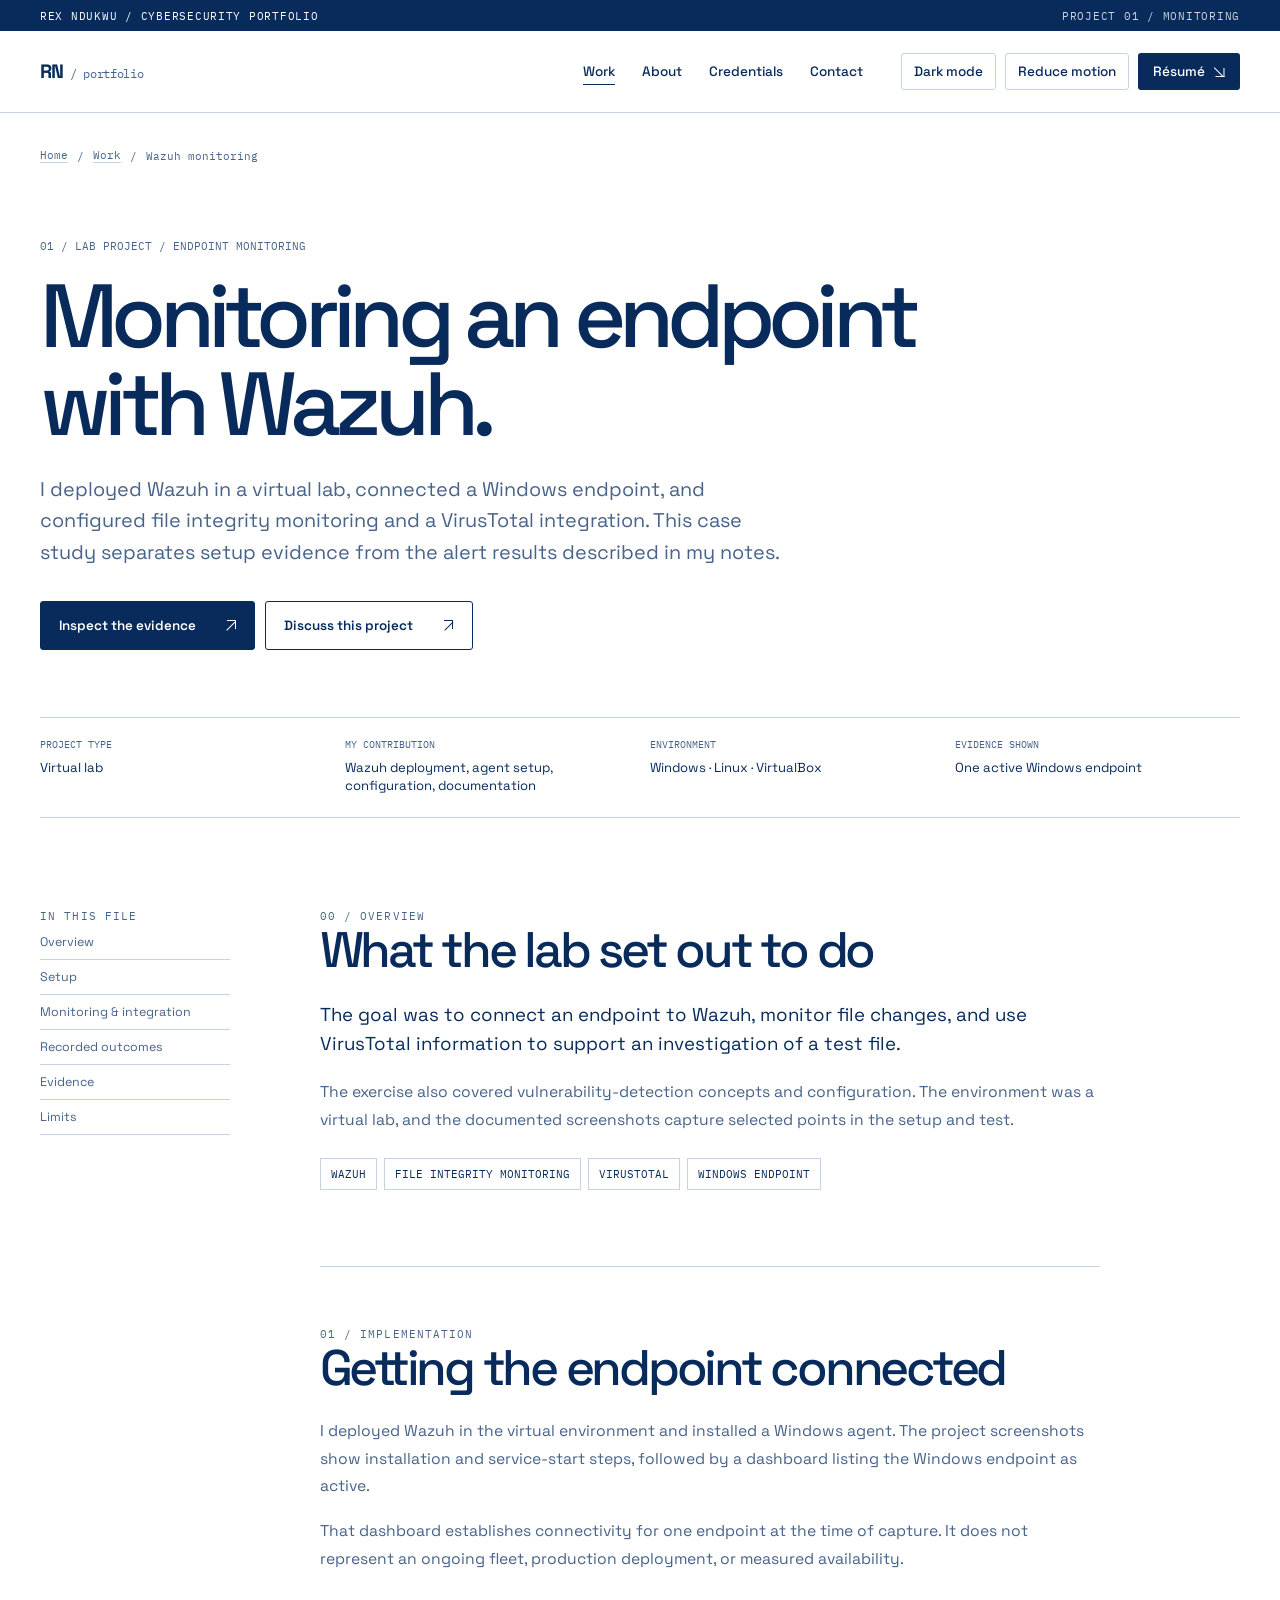
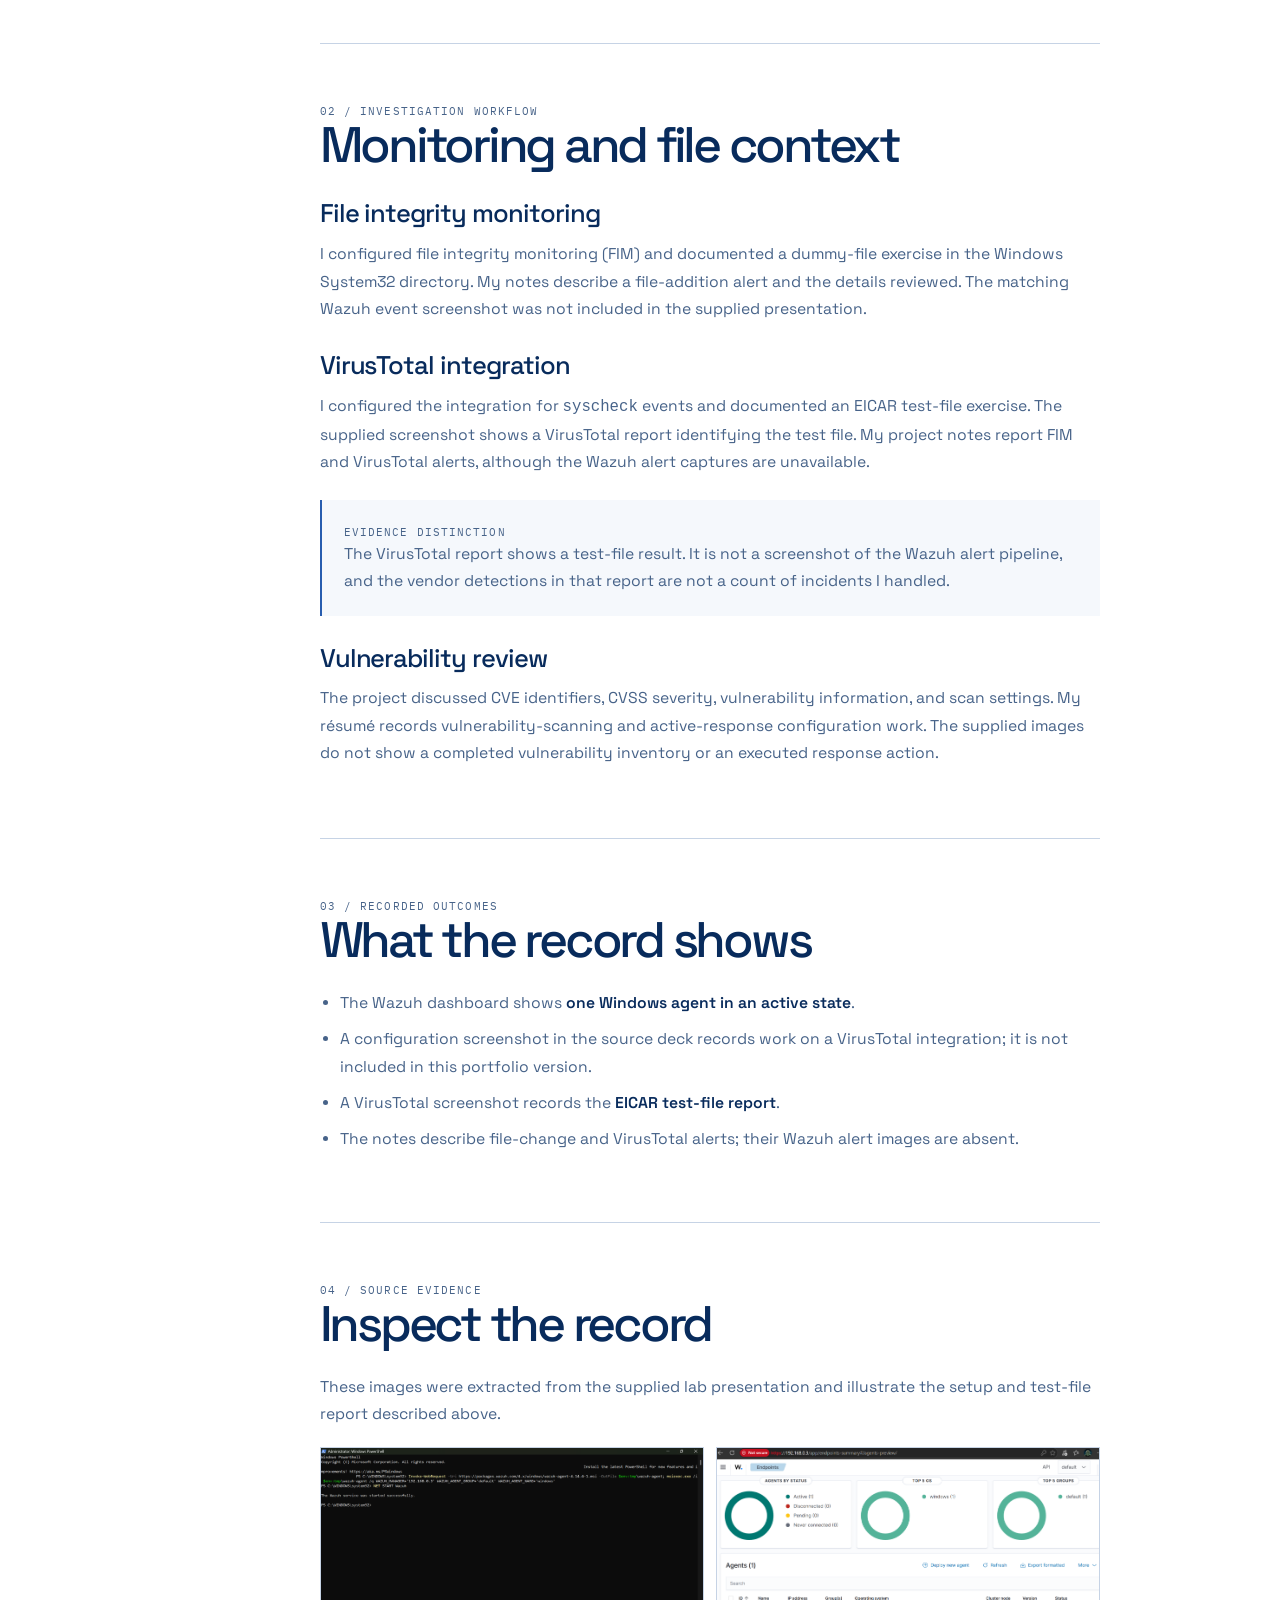
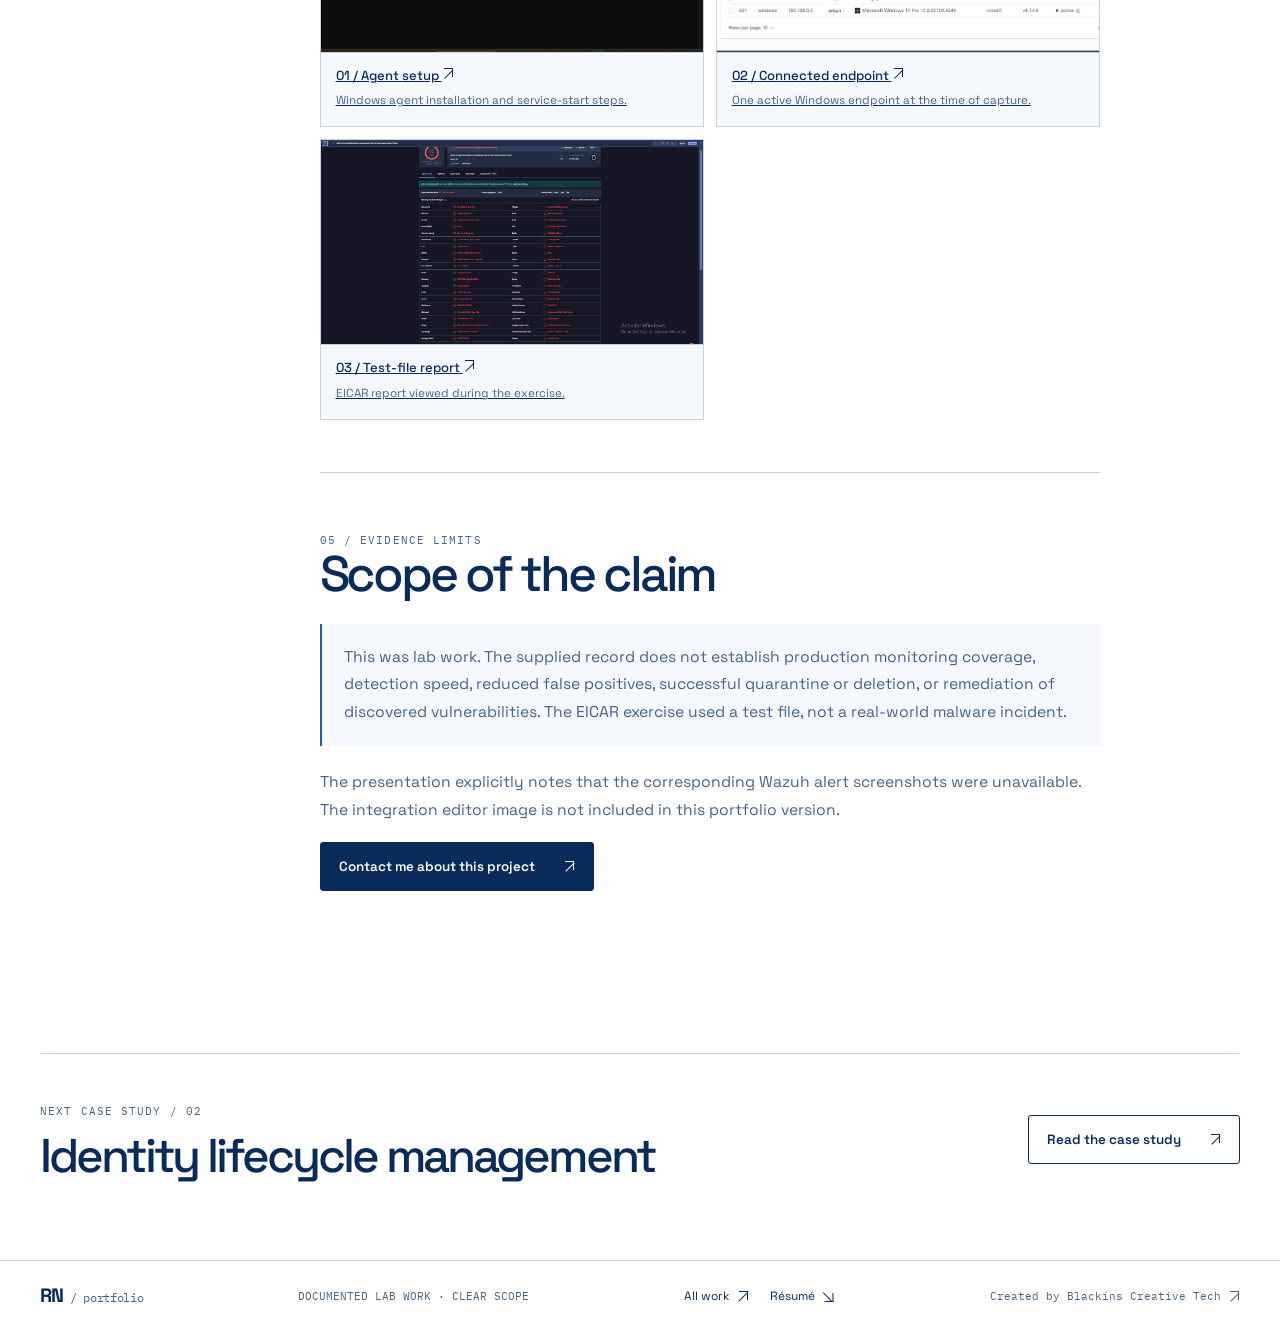
<file: work/wazuh-endpoint-monitoring/index.html>
<!doctype html>
<html lang="en">
<head><meta name="robots" content="noindex,nofollow,noarchive">
  <meta charset="utf-8"><meta name="viewport" content="width=device-width, initial-scale=1">
  <meta name="description" content="A Wazuh endpoint monitoring lab with agent setup, one active Windows endpoint, file integrity monitoring, VirusTotal integration, and a clear account of the available evidence.">
  <title>Wazuh Endpoint Monitoring Lab — Rex Ndukwu</title>
  <script>try{const t=localStorage.getItem('rex-theme');document.documentElement.dataset.theme=t||(matchMedia('(prefers-color-scheme: dark)').matches?'dark':'light')}catch{document.documentElement.dataset.theme=matchMedia('(prefers-color-scheme: dark)').matches?'dark':'light'}</script>
  <link rel="icon" type="image/svg+xml" href="/favicon.svg"><link rel="stylesheet" href="/styles.css"><script src="/script.js" defer></script>
</head>
<body><a class="skip" href="#main">Skip to content</a><div class="page-shell">
  <div class="topline"><div class="container topline-inner"><span>REX NDUKWU / CYBERSECURITY PORTFOLIO</span><span class="topline-right">PROJECT 01 / MONITORING</span></div></div>
  <header class="site-header"><div class="container header-inner"><a class="brand" href="/" aria-label="Rex Ndukwu, homepage">RN<span>/ portfolio</span></a><nav class="desktop-nav" aria-label="Main navigation"><a href="/#work" aria-current="page">Work</a><a href="/#about">About</a><a href="/#training">Credentials</a><a href="/contact/index.html">Contact</a></nav><div class="header-utilities"><button class="utility-button" type="button" data-theme-toggle>Dark mode</button><button class="utility-button" type="button" data-motion-toggle>Reduce motion</button><a class="header-resume" href="/assets/Rex_Ndukwu_Resume.pdf" download>Résumé <span class="arrow arrow--down" aria-hidden="true"></span></a></div><button class="menu-toggle" type="button" data-menu-toggle aria-expanded="false" aria-controls="mobile-menu">Menu</button></div><nav id="mobile-menu" class="mobile-menu" data-menu aria-label="Mobile navigation" hidden><a href="/#work">Work</a><a href="/#about">About</a><a href="/#training">Credentials</a><a href="/contact/index.html">Contact</a><a href="/assets/Rex_Ndukwu_Resume.pdf" download>Download résumé (PDF)</a><div class="menu-controls"><button type="button" data-theme-toggle>Dark mode</button><button type="button" data-motion-toggle>Reduce motion</button></div></nav></header>
  <main id="main" class="container"><nav class="breadcrumb" aria-label="Breadcrumb"><a href="/">Home</a><span>/</span><a href="/#work">Work</a><span>/</span><span aria-current="page">Wazuh monitoring</span></nav>
    <div class="case-hero"><div class="case-kicker">01 / LAB PROJECT / ENDPOINT MONITORING</div><h1>Monitoring an endpoint with Wazuh.</h1><p class="case-deck">I deployed Wazuh in a virtual lab, connected a Windows endpoint, and configured file integrity monitoring and a VirusTotal integration. This case study separates setup evidence from the alert results described in my notes.</p><div class="case-hero-actions"><a class="button primary" href="#evidence">Inspect the evidence <span class="arrow" aria-hidden="true"></span></a><a class="button" href="/contact/index.html?project=wazuh">Discuss this project <span class="arrow" aria-hidden="true"></span></a></div></div>
    <dl class="case-meta"><div><dt>Project type</dt><dd>Virtual lab</dd></div><div><dt>My contribution</dt><dd>Wazuh deployment, agent setup, configuration, documentation</dd></div><div><dt>Environment</dt><dd>Windows · Linux · VirtualBox</dd></div><div><dt>Evidence shown</dt><dd>One active Windows endpoint</dd></div></dl>
    <div class="case-layout"><nav class="case-nav" aria-label="On this page"><span class="eyebrow">IN THIS FILE</span><a href="#overview">Overview</a><a href="#setup">Setup</a><a href="#monitoring">Monitoring &amp; integration</a><a href="#outcomes">Recorded outcomes</a><a href="#evidence">Evidence</a><a href="#limits">Limits</a></nav><article class="case-content">
      <section id="overview" class="case-block"><span class="eyebrow">00 / OVERVIEW</span><h2>What the lab set out to do</h2><p class="case-lead">The goal was to connect an endpoint to Wazuh, monitor file changes, and use VirusTotal information to support an investigation of a test file.</p><p>The exercise also covered vulnerability-detection concepts and configuration. The environment was a virtual lab, and the documented screenshots capture selected points in the setup and test.</p><div class="fact-strip"><span>WAZUH</span><span>FILE INTEGRITY MONITORING</span><span>VIRUSTOTAL</span><span>WINDOWS ENDPOINT</span></div></section>
      <section id="setup" class="case-block"><span class="eyebrow">01 / IMPLEMENTATION</span><h2>Getting the endpoint connected</h2><p>I deployed Wazuh in the virtual environment and installed a Windows agent. The project screenshots show installation and service-start steps, followed by a dashboard listing the Windows endpoint as active.</p><p>That dashboard establishes connectivity for one endpoint at the time of capture. It does not represent an ongoing fleet, production deployment, or measured availability.</p></section>
      <section id="monitoring" class="case-block"><span class="eyebrow">02 / INVESTIGATION WORKFLOW</span><h2>Monitoring and file context</h2><h3>File integrity monitoring</h3><p>I configured file integrity monitoring (FIM) and documented a dummy-file exercise in the Windows System32 directory. My notes describe a file-addition alert and the details reviewed. The matching Wazuh event screenshot was not included in the supplied presentation.</p><h3>VirusTotal integration</h3><p>I configured the integration for <code>syscheck</code> events and documented an EICAR test-file exercise. The supplied screenshot shows a VirusTotal report identifying the test file. My project notes report FIM and VirusTotal alerts, although the Wazuh alert captures are unavailable.</p><div class="note-box"><span class="eyebrow">EVIDENCE DISTINCTION</span><p>The VirusTotal report shows a test-file result. It is not a screenshot of the Wazuh alert pipeline, and the vendor detections in that report are not a count of incidents I handled.</p></div><h3>Vulnerability review</h3><p>The project discussed CVE identifiers, CVSS severity, vulnerability information, and scan settings. My résumé records vulnerability-scanning and active-response configuration work. The supplied images do not show a completed vulnerability inventory or an executed response action.</p></section>
      <section id="outcomes" class="case-block"><span class="eyebrow">03 / RECORDED OUTCOMES</span><h2>What the record shows</h2><ul><li>The Wazuh dashboard shows <strong>one Windows agent in an active state</strong>.</li><li>A configuration screenshot in the source deck records work on a VirusTotal integration; it is not included in this portfolio version.</li><li>A VirusTotal screenshot records the <strong>EICAR test-file report</strong>.</li><li>The notes describe file-change and VirusTotal alerts; their Wazuh alert images are absent.</li></ul></section>
      <section id="evidence" class="case-block"><span class="eyebrow">04 / SOURCE EVIDENCE</span><h2>Inspect the record</h2><p>These images were extracted from the supplied lab presentation and illustrate the setup and test-file report described above.</p><div class="evidence-grid"><figure class="evidence-item"><a href="/assets/images/wazuh-agent-setup.png" data-evidence data-src="/assets/images/wazuh-agent-setup.png" data-alt="Screenshot of Windows agent installation and service-start steps" data-caption="Agent setup steps captured in the Wazuh lab presentation. This shows setup activity, not a complete alert test."><img src="/assets/images/wazuh-agent-setup.png" alt="Windows agent installation and service-start steps" width="1920" height="1080" loading="lazy"><figcaption><strong>01 / Agent setup <span class="arrow" aria-hidden="true"></span></strong>Windows agent installation and service-start steps.</figcaption></a></figure><figure class="evidence-item"><a href="/assets/images/wazuh-active-agent.png" data-evidence data-src="/assets/images/wazuh-active-agent.png" data-alt="Wazuh dashboard listing one active Windows agent" data-caption="One Windows endpoint shown as active in the lab's Wazuh dashboard at the time of capture."><img src="/assets/images/wazuh-active-agent.png" alt="Wazuh dashboard listing one active Windows agent" width="1905" height="940" loading="lazy"><figcaption><strong>02 / Connected endpoint <span class="arrow" aria-hidden="true"></span></strong>One active Windows endpoint at the time of capture.</figcaption></a></figure><figure class="evidence-item"><a href="/assets/images/virustotal-eicar.png" data-evidence data-src="/assets/images/virustotal-eicar.png" data-alt="VirusTotal report identifying an EICAR test file" data-caption="VirusTotal report for the EICAR test file. This is a test-file report, not a Wazuh alert capture or incident count."><img src="/assets/images/virustotal-eicar.png" alt="VirusTotal report identifying an EICAR test file" width="1366" height="768" loading="lazy"><figcaption><strong>03 / Test-file report <span class="arrow" aria-hidden="true"></span></strong>EICAR report viewed during the exercise.</figcaption></a></figure></div></section>
      <section id="limits" class="case-block"><span class="eyebrow">05 / EVIDENCE LIMITS</span><h2>Scope of the claim</h2><div class="note-box"><p>This was lab work. The supplied record does not establish production monitoring coverage, detection speed, reduced false positives, successful quarantine or deletion, or remediation of discovered vulnerabilities. The EICAR exercise used a test file, not a real-world malware incident.</p></div><p>The presentation explicitly notes that the corresponding Wazuh alert screenshots were unavailable. The integration editor image is not included in this portfolio version.</p><a class="button primary" href="/contact/index.html?project=wazuh">Contact me about this project <span class="arrow" aria-hidden="true"></span></a></section>
    </article></div>
    <div class="next-project"><div><span class="eyebrow">NEXT CASE STUDY / 02</span><h2>Identity lifecycle management</h2></div><a class="button" href="/work/identity-lifecycle-management/index.html">Read the case study <span class="arrow" aria-hidden="true"></span></a></div>
  </main>
  <footer class="site-footer"><div class="container footer-inner"><a class="brand" href="/">RN<span>/ portfolio</span></a><span class="footer-meta">DOCUMENTED LAB WORK · CLEAR SCOPE</span><div class="footer-links"><a href="/#work">All work <span class="arrow" aria-hidden="true"></span></a><a href="/assets/Rex_Ndukwu_Resume.pdf" download>Résumé <span class="arrow arrow--down" aria-hidden="true"></span></a></div><a class="footer-credit" href="https://theblackins.vercel.app/work">Created by Blackins Creative Tech <span class="arrow" aria-hidden="true"></span></a></div></footer>
  <dialog class="viewer" data-viewer aria-label="Evidence image viewer"><div class="viewer-header"><span>EVIDENCE / SOURCE IMAGE</span><button class="viewer-close" type="button" data-viewer-close>Close ✕</button></div><div class="viewer-image-area"><img alt=""></div><p class="viewer-caption" data-viewer-caption></p></dialog>
</div></body>
</html>
</file>
<file: styles.css>
@import url('https://fonts.googleapis.com/css2?family=IBM+Plex+Mono:wght@400;500;600&family=Space+Grotesk:wght@400;500;600;700&display=swap');

:root{color-scheme:light;--bg:#fff;--ink:#082b5c;--muted:#476389;--panel:#f5f8fc;--panel-strong:#e7effa;--line:#c6d3e5;--button:#082b5c;--button-ink:#fff;--accent:#285daf;--shadow:0 26px 70px rgba(8,43,92,.08);font-family:'Space Grotesk',Arial,sans-serif;background:var(--bg);color:var(--ink)}
:root[data-theme=dark]{color-scheme:dark;--bg:#071b3b;--ink:#f8fbff;--muted:#bbcee8;--panel:#0c244b;--panel-strong:#14345e;--line:#365176;--button:#f8fbff;--button-ink:#082b5c;--accent:#bcd7ff;--shadow:0 26px 70px rgba(0,0,0,.17)}
*{box-sizing:border-box}html{scroll-behavior:smooth}body{margin:0;min-width:320px;background:var(--bg);color:var(--ink)}button,input{font:inherit}button{cursor:pointer}a{color:inherit}img{max-width:100%;height:auto}::selection{background:var(--ink);color:var(--bg)}:focus-visible{outline:3px solid var(--accent);outline-offset:4px}p{margin:0 0 1.15em}h1,h2,h3{margin:0}h2{font-size:clamp(2.25rem,4.6vw,4.8rem);font-weight:500;letter-spacing:-.065em;line-height:1.02}h3{font-size:clamp(1.25rem,2vw,1.7rem);font-weight:500;letter-spacing:-.04em;line-height:1.2}
.mono,.eyebrow,.section-index,.topline,.terminal,.project-index,.case-meta dt,.case-kicker,.breadcrumb,.footer-meta,.process-number,.tiny-label{font-family:'IBM Plex Mono',Consolas,monospace}
.skip{position:absolute;z-index:100;top:-80px;left:16px;padding:10px 16px;background:var(--button);color:var(--button-ink)}.skip:focus{top:16px}.container{width:min(100% - 64px,1200px);margin-inline:auto}.page-shell{overflow:clip}.topline{background:var(--ink);color:var(--bg);font-size:.66rem;letter-spacing:.07em}.topline-inner{min-height:31px;display:flex;align-items:center;justify-content:space-between;gap:20px}.topline-right{opacity:.8}
.site-header{position:relative;z-index:10;border-bottom:1px solid var(--line);background:var(--bg)}.header-inner{min-height:81px;display:flex;align-items:center;gap:24px}.brand{font-size:1.21rem;font-weight:700;letter-spacing:-.075em;text-decoration:none;line-height:1}.brand span{font-family:'IBM Plex Mono',monospace;font-size:.73rem;font-weight:400;letter-spacing:-.03em;margin-left:8px;color:var(--muted)}.desktop-nav{display:flex;align-items:center;gap:27px;margin-left:auto}.desktop-nav a,.header-utilities button,.header-utilities a{font-size:.85rem;font-weight:500;text-decoration:none}.desktop-nav a{position:relative;padding:9px 0}.desktop-nav a:after{content:'';position:absolute;left:0;right:0;bottom:4px;height:1px;background:currentColor;transform:scaleX(0);transform-origin:left;transition:transform .18s}.desktop-nav a:hover:after,.desktop-nav a[aria-current=page]:after{transform:scaleX(1)}.header-utilities{display:flex;align-items:center;gap:9px;margin-left:14px}.utility-button{border:1px solid var(--line);background:transparent;color:var(--ink);padding:9px 12px;border-radius:3px;white-space:nowrap}.header-resume{display:inline-flex;align-items:center;gap:8px;padding:10px 15px;border-radius:3px;background:var(--button);color:var(--button-ink);white-space:nowrap}.menu-toggle{display:none;background:none;border:1px solid var(--line);color:var(--ink);padding:10px 12px;border-radius:3px}.mobile-menu{display:flex;flex-direction:column;gap:3px;padding:12px 24px 18px;border-top:1px solid var(--line)}.mobile-menu[hidden]{display:none}.mobile-menu a{padding:10px 0;text-decoration:none;font-weight:500}.mobile-menu .menu-controls{display:flex;gap:8px;flex-wrap:wrap;padding-top:9px}.mobile-menu .menu-controls button{padding:9px 12px;border:1px solid var(--line);background:transparent;color:var(--ink)}
.eyebrow{font-size:.69rem;line-height:1.55;letter-spacing:.1em;text-transform:uppercase;color:var(--muted)}.section-index{font-size:.7rem;color:var(--muted);letter-spacing:.02em}.section-heading{display:flex;justify-content:space-between;gap:24px;align-items:flex-end;padding-bottom:21px;border-bottom:1px solid var(--line)}.section-heading .eyebrow{display:block;margin-bottom:18px}.section-note{color:var(--muted);font-size:.86rem;max-width:22rem;line-height:1.5}.button{display:inline-flex;align-items:center;justify-content:center;gap:28px;min-height:49px;padding:12px 18px;border:1px solid var(--ink);border-radius:3px;font-size:.84rem;font-weight:600;text-decoration:none;transition:transform .18s,box-shadow .18s,background .18s;color:var(--ink)}.button:hover{transform:translateY(-2px);box-shadow:0 5px 0 var(--panel-strong)}.button.primary{background:var(--button);color:var(--button-ink);border-color:var(--button)}.text-link{font-size:.84rem;font-weight:600;text-decoration:none;border-bottom:1px solid currentColor;padding-bottom:3px}.text-link:hover{color:var(--accent)}.arrow{--arrow-rotation:0deg;--arrow-x:3px;--arrow-y:-3px;position:relative;display:inline-block;width:.78rem;height:.78rem;flex:0 0 .78rem;font-size:0;line-height:1;transform:rotate(var(--arrow-rotation));transition:transform .18s}.arrow--down{--arrow-rotation:90deg;--arrow-y:3px}.arrow--up{--arrow-rotation:-45deg;--arrow-x:0;--arrow-y:-3px}.arrow::before{content:'';position:absolute;top:.04rem;right:.04rem;width:.5rem;height:.5rem;border-top:1.5px solid currentColor;border-right:1.5px solid currentColor}.arrow::after{content:'';position:absolute;top:.11rem;right:.05rem;width:.78rem;border-top:1.5px solid currentColor;transform:rotate(-45deg);transform-origin:right center}.button:hover .arrow,.text-link:hover .arrow,.header-resume:hover .arrow,.terminal-links a:hover .arrow,.project-card:hover .arrow,.skill-tag:hover .arrow,.footer-links a:hover .arrow,.footer-credit:hover .arrow,.intro-top button:hover .arrow{transform:translate(var(--arrow-x),var(--arrow-y)) rotate(var(--arrow-rotation))}
.hero{position:relative;display:grid;grid-template-columns:minmax(0,1fr) minmax(0,1.06fr);gap:clamp(30px,6vw,90px);align-items:center;padding-top:72px;padding-bottom:89px;min-height:655px}.hero:before{content:'';position:absolute;top:26px;right:-45px;width:345px;height:345px;background-image:linear-gradient(var(--line) 1px,transparent 1px),linear-gradient(90deg,var(--line) 1px,transparent 1px);background-size:39px 39px;opacity:.24;mask-image:linear-gradient(90deg,transparent,#000);pointer-events:none}.hero-copy,.terminal-frame{position:relative}.hero-copy>.eyebrow{margin-bottom:30px}.hero h1{font-size:clamp(4.5rem,8vw,8rem);line-height:.91;letter-spacing:-.09em;font-weight:500;margin:0 0 32px}.hero h1 span{display:block}.hero-role{font-size:clamp(1.18rem,1.8vw,1.55rem);font-weight:500;line-height:1.34;letter-spacing:-.04em;margin-bottom:15px}.hero-intro{font-size:1rem;line-height:1.65;color:var(--muted);max-width:29rem;margin-bottom:27px}.credential-mark{border-left:2px solid var(--accent);padding-left:14px;margin:0 0 29px;font-size:.9rem;font-weight:500}.credential-mark small{display:block;font-weight:400;font-size:.78rem;color:var(--muted);margin-top:4px}.hero-actions{display:flex;flex-wrap:wrap;gap:10px}.hero-location{display:flex;gap:16px;align-items:center;flex-wrap:wrap;margin-top:34px;padding-top:18px;border-top:1px solid var(--line);font-size:.7rem;color:var(--muted);font-family:'IBM Plex Mono',monospace}.status-dot{width:7px;height:7px;background:var(--accent);border-radius:50%;display:inline-block;margin-right:4px}
.terminal-frame{background:var(--panel);border:1px solid var(--line);border-radius:5px;box-shadow:var(--shadow);min-width:0}.terminal-top{display:flex;align-items:center;gap:10px;padding:14px 17px;border-bottom:1px solid var(--line);color:var(--muted);font-size:.7rem}.window-dots{letter-spacing:4px;margin-right:auto}.terminal-body{padding:27px 24px 12px;min-height:318px}.terminal{font-size:.8rem;line-height:1.9}.terminal-line{color:var(--accent);overflow-wrap:anywhere;margin-bottom:16px}.terminal-output{position:relative;white-space:pre-wrap;overflow-wrap:anywhere;min-height:196px;margin:0;font:inherit}.terminal-spacer{visibility:hidden}.terminal-reveal{position:absolute;inset:0;white-space:pre-wrap;overflow-wrap:anywhere}.terminal-reveal:after{content:'▌';color:var(--accent)}.terminal-links{display:flex;flex-wrap:wrap;gap:8px;padding:0 24px 15px}.terminal-links:empty{display:none}.terminal-links a{display:inline-flex;align-items:center;gap:7px;font-family:'IBM Plex Mono',monospace;font-size:.7rem;padding:7px 9px;background:var(--panel-strong);text-decoration:none;border:1px solid var(--line)}.terminal-form{border-top:1px solid var(--line);display:flex;align-items:center;gap:9px;padding:13px 17px}.terminal-form label{font-family:'IBM Plex Mono',monospace;font-size:.9rem;white-space:nowrap;flex:none}.terminal-form label:after{content:'';display:inline-block;width:6px;height:13px;background:var(--accent);margin-left:7px;vertical-align:-2px;animation:cursor-flash 1s step-end 5}.terminal-form input{flex:1;min-width:0;background:transparent;color:var(--ink);border:0;padding:6px 0;font-family:'IBM Plex Mono',monospace;font-size:.82rem}.terminal-form input::placeholder{color:var(--muted)}.terminal-form button{background:var(--panel-strong);color:var(--ink);border:1px solid var(--line);padding:6px 10px;border-radius:2px;font-size:.72rem}.terminal-shortcuts{display:flex;gap:8px;flex-wrap:wrap;padding:0 17px 15px}.terminal-shortcuts button{border:0;border-bottom:1px solid var(--line);background:transparent;color:var(--muted);padding:5px 3px;font-family:'IBM Plex Mono',monospace;font-size:.7rem}.terminal-shortcuts button:hover,.terminal-shortcuts button[aria-pressed=true]{color:var(--ink);background:var(--panel-strong)}.terminal-hint{padding:13px 17px;border-top:1px solid var(--line);color:var(--muted);font-size:.65rem;letter-spacing:.04em}.no-js-note{padding:0 17px 17px;font-size:.8rem;color:var(--muted)}.sr-only{position:absolute;width:1px;height:1px;padding:0;margin:-1px;overflow:hidden;clip-path:inset(50%);white-space:nowrap}
.work-section{padding-bottom:112px}.work-grid{display:grid;grid-template-columns:1.25fr .75fr;gap:13px;margin-top:28px}.project-card{min-width:0;display:flex;flex-direction:column;background:var(--panel);border:1px solid var(--line);text-decoration:none;overflow:hidden;transition:transform .25s,box-shadow .25s}.project-card:hover{transform:translateY(-4px);box-shadow:var(--shadow)}.project-card.featured{grid-row:span 2}.project-visual{position:relative;height:235px;background:var(--panel-strong);overflow:hidden}.project-card.featured .project-visual{height:350px}.project-visual img{width:100%;height:100%;object-fit:cover;object-position:center;filter:saturate(.8);transition:transform .4s}.project-card:hover .project-visual img{transform:scale(1.035)}.project-visual.no-image{display:grid;place-items:center;background:linear-gradient(140deg,var(--panel-strong),var(--panel))}.project-visual.no-image:before{content:'';position:absolute;inset:0;background-image:linear-gradient(var(--line) 1px,transparent 1px),linear-gradient(90deg,var(--line) 1px,transparent 1px);background-size:36px 36px;opacity:.28}.workflow-mini{position:relative;display:flex;align-items:center;gap:9px;color:var(--ink);font-family:'IBM Plex Mono',monospace;font-size:.75rem}.workflow-mini span{padding:10px;border:1px solid var(--line);background:var(--bg)}.workflow-mini i{font-style:normal;color:var(--muted)}.research-glyph{position:relative;font-size:clamp(2rem,4vw,3.8rem);letter-spacing:-.08em;font-weight:500;color:var(--ink)}.project-info{display:flex;flex:1;flex-direction:column;padding:23px 25px 26px}.project-index{font-size:.69rem;color:var(--muted);margin-bottom:18px;letter-spacing:.04em}.project-info h3{max-width:24rem}.project-info p{font-size:.85rem;line-height:1.6;color:var(--muted);margin:13px 0 24px}.project-footer{display:flex;justify-content:space-between;align-items:center;gap:12px;border-top:1px solid var(--line);padding-top:15px;margin-top:auto;font-family:'IBM Plex Mono',monospace;font-size:.69rem}
.about-section,.credentials-section,.recommendation-section,.contact-section{padding-bottom:112px}.about-grid{display:grid;grid-template-columns:.75fr 1.25fr;gap:8vw;padding-top:31px}.large-copy{font-size:clamp(1.27rem,2.4vw,2rem);line-height:1.45;letter-spacing:-.04em;font-weight:400;max-width:45rem}.body-copy{color:var(--muted);font-size:.95rem;line-height:1.75;max-width:44rem}.about-grid .body-copy p{margin-bottom:22px}.experience-list{margin-top:42px;border-top:1px solid var(--line)}.experience-item{display:grid;grid-template-columns:1fr 1.3fr auto;gap:20px;padding:17px 0;border-bottom:1px solid var(--line);align-items:start}.experience-item strong{font-weight:500;font-size:.86rem}.experience-item p{margin:0;font-size:.79rem;color:var(--muted);line-height:1.5}.experience-item time{font-size:.68rem;color:var(--muted);white-space:nowrap;font-family:'IBM Plex Mono',monospace}.skills-row{display:flex;flex-wrap:wrap;gap:8px;margin-top:30px}.skill-tag{display:inline-flex;align-items:center;gap:7px;border:1px solid var(--line);padding:9px 11px;font-size:.76rem;color:var(--ink);text-decoration:none}.skill-tag:hover{background:var(--panel)}
.credentials-layout{display:grid;grid-template-columns:1.1fr .9fr;gap:13px;margin-top:28px}.credential-hero,.credential-list{border:1px solid var(--line);background:var(--panel);padding:32px}.credential-hero{min-height:290px;display:flex;flex-direction:column;justify-content:space-between}.credential-hero .eyebrow{color:var(--muted)}.credential-hero strong{font-size:clamp(2.8rem,5vw,5.4rem);line-height:1;letter-spacing:-.08em;font-weight:500}.credential-hero p{font-size:.9rem;color:var(--muted);margin:0}.credential-list{display:flex;flex-direction:column;gap:0}.credential-line{padding:15px 0;border-bottom:1px solid var(--line);display:flex;justify-content:space-between;gap:20px;align-items:baseline}.credential-line:first-child{padding-top:0}.credential-line:last-child{border:0}.credential-line strong{font-size:.85rem;font-weight:500}.credential-line span{font-size:.7rem;font-family:'IBM Plex Mono',monospace;color:var(--muted);white-space:nowrap}.training-foot{margin-top:16px;font-size:.76rem;color:var(--muted);line-height:1.55}.recommendation-panel{padding:45px;background:var(--ink);color:var(--bg);display:grid;grid-template-columns:1fr 2fr;gap:40px}.recommendation-panel .eyebrow{color:var(--bg);opacity:.7}.recommendation-panel blockquote{font-size:clamp(1.4rem,2.8vw,2.4rem);line-height:1.37;letter-spacing:-.04em;margin:0}.quote-credit{display:block;margin-top:27px;font-size:.78rem;letter-spacing:0;font-family:'IBM Plex Mono',monospace;opacity:.8}
.contact-panel{border-top:1px solid var(--line);padding-top:26px;display:grid;grid-template-columns:1fr 1fr;gap:50px}.contact-panel h2{max-width:600px}.contact-info p{font-size:1rem;color:var(--muted);line-height:1.7}.contact-links{display:flex;flex-wrap:wrap;gap:12px;margin:25px 0}.contact-info .mono{font-size:.7rem;color:var(--muted)}.site-footer{border-top:1px solid var(--line);padding:25px 0 32px}.footer-inner{display:flex;justify-content:space-between;gap:16px;align-items:center;flex-wrap:wrap}.footer-meta{font-size:.68rem;color:var(--muted)}.footer-links{display:flex;gap:22px}.footer-links a{display:inline-flex;align-items:center;gap:7px;font-size:.75rem;text-decoration:none}
.breadcrumb{display:flex;gap:9px;align-items:center;padding-top:35px;font-size:.7rem;color:var(--muted)}.breadcrumb a{text-decoration:none;border-bottom:1px solid var(--line)}.case-hero{padding-top:75px;padding-bottom:67px}.case-kicker{font-size:.71rem;color:var(--muted);margin-bottom:20px}.case-hero h1{font-size:clamp(3.3rem,7vw,7rem);letter-spacing:-.075em;line-height:.98;font-weight:500;max-width:940px}.case-deck{font-size:clamp(1rem,1.55vw,1.3rem);line-height:1.6;color:var(--muted);max-width:760px;margin:25px 0 32px}.case-hero-actions{display:flex;gap:10px;flex-wrap:wrap}.case-meta{border-top:1px solid var(--line);border-bottom:1px solid var(--line);display:grid;grid-template-columns:repeat(4,1fr);margin:0;padding:19px 0 21px;gap:20px}.case-meta dt{font-size:.65rem;text-transform:uppercase;color:var(--muted);margin-bottom:8px}.case-meta dd{margin:0;font-size:.82rem;line-height:1.4}.case-layout{display:grid;grid-template-columns:190px minmax(0,1fr);gap:clamp(35px,7vw,95px);padding-top:86px;padding-bottom:110px}.case-nav{align-self:start;position:sticky;top:25px}.case-nav .eyebrow{margin-bottom:17px}.case-nav a{display:block;text-decoration:none;color:var(--muted);font-size:.78rem;padding:9px 0;border-bottom:1px solid var(--line)}.case-nav a:hover{color:var(--ink)}.case-content{max-width:780px;min-width:0}.case-block{padding-bottom:52px;margin-bottom:55px;border-bottom:1px solid var(--line);scroll-margin-top:25px}.case-block:last-child{border:0;margin-bottom:0}.case-block .eyebrow{margin-bottom:17px}.case-block h2{font-size:clamp(2rem,3.9vw,3.5rem);margin-bottom:24px}.case-block h3{margin:27px 0 12px}.case-block p,.case-block li{font-size:.98rem;line-height:1.75;color:var(--muted)}.case-block p strong,.case-block li strong{color:var(--ink);font-weight:600}.case-block ul{padding-left:20px}.case-block li+li{margin-top:9px}.case-lead{font-size:1.17rem!important;line-height:1.55!important;color:var(--ink)!important}.fact-strip{display:flex;flex-wrap:wrap;gap:7px;margin:24px 0}.fact-strip span{border:1px solid var(--line);padding:8px 10px;font-size:.7rem;font-family:'IBM Plex Mono',monospace}.note-box{border-left:2px solid var(--accent);background:var(--panel);padding:20px 22px;margin:23px 0}.note-box p:last-child{margin:0}.note-box .eyebrow{margin-bottom:8px}.evidence-grid{display:grid;grid-template-columns:repeat(2,minmax(0,1fr));gap:12px}.evidence-item{margin:0;border:1px solid var(--line);background:var(--panel)}.evidence-item a,.evidence-item button{display:block;width:100%;padding:0;background:none;border:0;color:inherit;text-align:left}.evidence-item img{display:block;width:100%;height:205px;object-fit:cover;object-position:left top;border-bottom:1px solid var(--line)}.evidence-item figcaption{padding:13px 15px 17px;font-size:.73rem;line-height:1.55;color:var(--muted)}.evidence-item figcaption strong{display:block;color:var(--ink);font-size:.82rem;margin-bottom:5px;font-weight:500}.evidence-item button:hover figcaption strong{text-decoration:underline}.viewer{max-width:min(96vw,1100px);max-height:92vh;padding:0;border:1px solid var(--line);background:var(--bg);color:var(--ink);box-shadow:var(--shadow)}.viewer::backdrop{background:rgba(3,15,34,.78)}.viewer-header{display:flex;justify-content:space-between;gap:15px;align-items:center;padding:13px 17px;border-bottom:1px solid var(--line)}.viewer-header span{font-family:'IBM Plex Mono',monospace;font-size:.72rem}.viewer-close{border:1px solid var(--line);background:var(--panel);color:var(--ink);padding:8px 11px}.viewer-image-area{max-height:68vh;overflow:auto}.viewer img{display:block;max-width:none;width:auto;min-width:100%;height:auto}.viewer-caption{font-size:.82rem;line-height:1.5;color:var(--muted);padding:12px 17px;margin:0}.process-flow{display:flex;gap:9px;margin:24px 0;flex-wrap:wrap}.process-flow button{flex:1;min-width:130px;text-align:left;background:var(--panel);border:1px solid var(--line);color:var(--ink);padding:14px;transition:background .2s,transform .2s}.process-flow button:hover{transform:translateY(-2px)}.process-flow button[aria-pressed=true]{background:var(--ink);color:var(--bg)}.process-number{display:block;font-size:.66rem;opacity:.7;margin-bottom:16px}.process-flow strong{font-size:1.3rem;font-weight:500}.stage-detail{min-height:72px;background:var(--panel);border-left:2px solid var(--accent);padding:18px 20px;color:var(--ink)!important}.research-pair{display:grid;grid-template-columns:1fr 1fr;gap:13px;margin-top:22px}.research-pair>div{border:1px solid var(--line);padding:20px;background:var(--panel)}.research-pair .eyebrow{margin-bottom:10px}.research-pair p{font-size:.84rem;margin:0}.next-project{padding:45px 0 80px;border-top:1px solid var(--line);display:flex;justify-content:space-between;gap:20px;align-items:center}.next-project h2{font-size:clamp(1.7rem,3.7vw,3.5rem);margin-top:12px}.next-project a{white-space:nowrap}
@keyframes cursor-flash{50%{opacity:0}}@keyframes rise-in{from{opacity:0;transform:translateY(16px)}to{opacity:1;transform:translateY(0)}}.hero-copy>*{animation:rise-in .65s cubic-bezier(.16,1,.3,1) both}.hero-copy>*:nth-child(2){animation-delay:.07s}.hero-copy>*:nth-child(3){animation-delay:.14s}.hero-copy>*:nth-child(4){animation-delay:.2s}.hero-copy>*:nth-child(5){animation-delay:.26s}.hero-copy>*:nth-child(6){animation-delay:.32s}.terminal-frame{animation:rise-in .8s .15s cubic-bezier(.16,1,.3,1) both}.reveal-ready[data-motion=full] .reveal.is-visible{animation:rise-in .45s both}
:root[data-motion=reduce] *, :root[data-motion=reduce] *::before, :root[data-motion=reduce] *::after{animation:none!important;transition:none!important;scroll-behavior:auto!important}:root[data-motion=reduce] .reveal{opacity:1;transform:none}:root[data-motion=reduce] .button:hover,:root[data-motion=reduce] .project-card:hover,:root[data-motion=reduce] .process-flow button:hover{transform:none}
@media(prefers-reduced-motion:reduce){*,*::before,*::after{animation:none!important;transition:none!important;scroll-behavior:auto!important}.reveal{opacity:1;transform:none}}
@media(max-width:1000px){.desktop-nav{gap:15px}.header-resume{display:none}.hero{gap:30px}.experience-item{grid-template-columns:1fr 1.5fr}.experience-item time{grid-column:1/-1}.case-layout{grid-template-columns:145px minmax(0,1fr);gap:40px}}
@media(max-width:760px){.container{width:min(100% - 40px,1200px)}.topline-right{display:none}.header-inner{min-height:67px}.desktop-nav,.header-utilities{display:none}.menu-toggle{display:block;margin-left:auto}.hero{grid-template-columns:1fr;min-height:0;padding-top:45px;padding-bottom:75px;gap:43px}.hero h1{font-size:clamp(4.8rem,14vw,7rem)}.hero:before{right:-100px}.hero-intro{max-width:34rem}.terminal-body{min-height:250px}.terminal-output{min-height:160px}.work-section,.about-section,.credentials-section,.recommendation-section,.contact-section{padding-bottom:80px}.work-grid{grid-template-columns:1fr}.project-card.featured{grid-row:auto}.project-card.featured .project-visual,.project-visual{height:240px}.about-grid{grid-template-columns:1fr;gap:20px}.credentials-layout{grid-template-columns:1fr}.recommendation-panel{grid-template-columns:1fr;gap:20px;padding:30px}.contact-panel{grid-template-columns:1fr;gap:25px}.case-hero{padding-top:50px}.case-meta{grid-template-columns:1fr 1fr}.case-layout{grid-template-columns:1fr;padding-top:54px;padding-bottom:70px}.case-nav{position:static;display:flex;flex-wrap:wrap;gap:8px}.case-nav .eyebrow{width:100%;margin-bottom:0}.case-nav a{border:1px solid var(--line);padding:8px 10px}.next-project{padding:35px 0 65px}}
@media(max-width:480px){.container{width:min(100% - 32px,1200px)}.topline{font-size:.58rem}.hero h1{font-size:clamp(4.25rem,16vw,5.8rem)}.hero-role{font-size:1.18rem}.hero-location{gap:7px}.hero-actions .button{width:100%;justify-content:space-between}.terminal-body{padding:19px 15px 6px}.terminal{font-size:.69rem}.terminal-form input{font-size:1rem}.terminal-shortcuts{padding-inline:15px}.terminal-hint{font-size:.57rem}.section-heading{align-items:start;flex-direction:column}.section-note{max-width:none}.project-visual,.project-card.featured .project-visual{height:205px}.project-info{padding:21px}.experience-item{grid-template-columns:1fr;gap:6px}.experience-item time{grid-column:auto}.credential-hero,.credential-list{padding:22px}.credential-line{align-items:start;flex-direction:column;gap:4px}.recommendation-panel{padding:25px}.case-hero h1{font-size:clamp(3.2rem,12vw,4.5rem)}.case-meta{gap:18px;padding:17px 0}.case-meta dt{font-size:.59rem}.case-meta dd{font-size:.72rem}.case-block{padding-bottom:40px;margin-bottom:43px}.evidence-grid,.research-pair{grid-template-columns:1fr}.evidence-item img{height:185px}.next-project{align-items:start;flex-direction:column}.next-project a{white-space:normal}}
@media(max-width:760px){html:not(.has-js) .header-inner{flex-wrap:wrap;padding-block:14px}html:not(.has-js) .desktop-nav{display:flex;flex-wrap:wrap;order:3;width:100%;margin-left:0;gap:15px}html:not(.has-js) .menu-toggle{display:none}}
.case-video{margin:26px 0;border:1px solid var(--line);background:var(--panel)}.case-video video{display:block;width:100%;height:auto;aspect-ratio:1920/1048;background:#07101d;object-fit:contain}.case-video figcaption{padding:14px 17px;font-size:.78rem;line-height:1.6;color:var(--muted)}.case-video figcaption strong{color:var(--ink);font-weight:600}
.terminal-top-action{border:0;border-bottom:1px solid var(--line);background:transparent;color:var(--muted);font-family:'IBM Plex Mono',monospace;font-size:.67rem;padding:3px 0;margin-left:10px;white-space:nowrap}.terminal-top-action:hover{color:var(--ink)}.terminal-top-action[hidden]{display:none}.terminal-form label:after{content:none}.prompt-slash{display:inline-block;color:var(--accent);font-weight:600;animation:slash-blink 1.05s steps(1,end) infinite}.terminal-frame[data-intro=running] .terminal-line{color:var(--ink)}@keyframes slash-blink{50%{visibility:hidden}}
.hero-console{min-width:0;width:100%}.terminal-frame{width:100%}
@media(max-width:480px){.terminal{font-size:.78rem}.terminal-top{gap:6px;font-size:.72rem}.terminal-top-action{font-size:.7rem;min-height:38px;margin-left:4px}.terminal-shortcuts button{min-height:44px;display:inline-flex;align-items:center}.terminal-form input,.terminal-form button{min-height:44px}.menu-toggle,.mobile-menu .menu-controls button{min-height:44px}}
@media(max-width:480px){.terminal-top{flex-wrap:wrap}.terminal-top .window-dots{margin-right:auto}.terminal-top-action{margin-left:0}}
@media(pointer:coarse){.terminal-form input{font-size:1rem;min-height:44px}.terminal-form button,.terminal-shortcuts button,.menu-toggle,.mobile-menu .menu-controls button{min-height:44px}.terminal-shortcuts button{display:inline-flex;align-items:center}}
@media(pointer:coarse){.mobile-menu a,.case-nav a,.footer-links a{min-height:44px;display:inline-flex;align-items:center}}

/* Full viewport opening scene. Native modal behavior keeps focus above the page. */
.intro-active,.intro-active body{overflow:hidden}
.portfolio-intro{position:fixed;inset:0;width:100%;max-width:none;height:100%;height:100dvh;max-height:none;margin:0;border:0;padding:clamp(20px,4vw,56px);background:#071b3b;color:#f8fbff;font-family:'IBM Plex Mono',Consolas,monospace;overflow:auto;opacity:1;transition:opacity .28s ease;color-scheme:dark}
.portfolio-intro:not([open]){display:none}
.portfolio-intro[open]{display:grid;grid-template-rows:auto 1fr auto;gap:32px}
.portfolio-intro::backdrop{background:transparent}
.portfolio-intro[data-state=leaving]{opacity:0;pointer-events:none}
.intro-top,.intro-footer{display:flex;justify-content:space-between;align-items:center;gap:18px;font-size:.68rem;letter-spacing:.08em;color:#bbcee8}
.intro-top button{display:inline-flex;align-items:center;gap:8px;min-height:44px;padding:10px 0 10px 16px;border:0;background:transparent;color:#f8fbff;font:inherit;letter-spacing:0;white-space:nowrap}
.portfolio-intro :focus-visible{outline:2px solid #bbcee8;outline-offset:6px}
.intro-center{width:min(100%,580px);justify-self:center;align-self:center;padding-block:24px}
.intro-eyebrow{font-size:.67rem;letter-spacing:.15em;color:#bbcee8;margin-bottom:38px}
.intro-commands{min-height:265px}
.intro-row{margin-bottom:27px}
.intro-command{display:flex;align-items:baseline;gap:12px;font-size:clamp(.94rem,2.1vw,1.35rem);line-height:1.5;white-space:nowrap}
.intro-sign{color:#8eadd5}
.intro-cursor{animation:slash-blink 1.05s steps(1,end) infinite}
.intro-response{visibility:hidden;padding-left:25px;margin-top:7px;font-size:.8rem;line-height:1.6;color:#bbcee8}
.intro-row.is-complete .intro-response{visibility:visible}
.intro-footer{font-size:.61rem;line-height:1.6}
.intro-footer span:last-child{white-space:nowrap}
.intro-active .hero-copy>*,.intro-active .terminal-frame{animation-play-state:paused}
.terminal-top-action{min-height:44px}
.footer-credit{display:inline-flex;align-items:center;gap:7px;font-family:'IBM Plex Mono',Consolas,monospace;font-size:.68rem;color:var(--muted);text-decoration:none;line-height:1.5}
.footer-credit:hover{color:var(--ink);text-decoration:underline}
@media(pointer:coarse){.footer-credit{min-height:44px;display:inline-flex;align-items:center}}
.contact-page{min-height:75vh}.contact-page-intro{padding:clamp(55px,8vw,105px) 0 55px;max-width:850px}.contact-page-intro h1{font-size:clamp(3.4rem,7.3vw,7.4rem);font-weight:500;letter-spacing:-.075em;line-height:.98;margin:16px 0 26px}.contact-page-intro>p:last-child{max-width:610px;font-size:clamp(1rem,1.5vw,1.2rem);line-height:1.65;color:var(--muted)}.contact-page-grid{display:grid;grid-template-columns:1.15fr .85fr;gap:13px;padding-bottom:85px}.contact-card,.contact-context{padding:clamp(24px,3vw,40px);border:1px solid var(--line);background:var(--panel);min-width:0}.contact-card h2,.contact-context h2{font-size:clamp(1.6rem,3vw,2.7rem);margin:13px 0 25px}.contact-address{display:block;width:fit-content;max-width:100%;font-size:clamp(1.2rem,2.5vw,2rem);font-weight:500;letter-spacing:-.045em;overflow-wrap:anywhere;text-underline-offset:5px}.contact-card-actions{display:flex;flex-wrap:wrap;gap:10px;margin:30px 0 18px}.contact-card-actions [hidden]{display:none}.contact-feedback,.contact-context p{font-size:.83rem;color:var(--muted);line-height:1.6}.contact-feedback{margin:0}.contact-context>p:first-of-type{margin-bottom:7px}.contact-context strong{display:block;font-size:1.05rem;font-weight:500;line-height:1.4;margin-bottom:28px}.contact-context .text-link{display:inline-block;margin-top:14px}
.terminal-form:focus-within{border-top-color:var(--accent);background:var(--panel-strong)}
.terminal-form input:focus-visible{outline:none}
@media(max-width:760px){.contact-page-grid{grid-template-columns:1fr;padding-bottom:65px}.contact-page-intro{padding-block:55px 30px}}
@media(max-width:480px){.contact-page-intro h1{font-size:clamp(3.1rem,13vw,4.7rem)}.contact-card-actions .button{width:100%;justify-content:space-between}}
@media(max-width:480px){.intro-center{padding-block:12px}.intro-eyebrow{font-size:.59rem;letter-spacing:.09em;margin-bottom:30px}.intro-response{font-size:.72rem}.intro-top{font-size:.61rem}.intro-footer{font-size:.53rem;letter-spacing:.04em}.intro-commands{min-height:280px}}
@media(max-height:520px){.portfolio-intro[open]{gap:12px;padding-block:16px}.intro-center{padding-block:0}.intro-eyebrow{margin-bottom:14px}.intro-commands{min-height:0}.intro-row{margin-bottom:13px}.intro-command{font-size:.94rem}.intro-response{margin-top:2px}}
</file>
